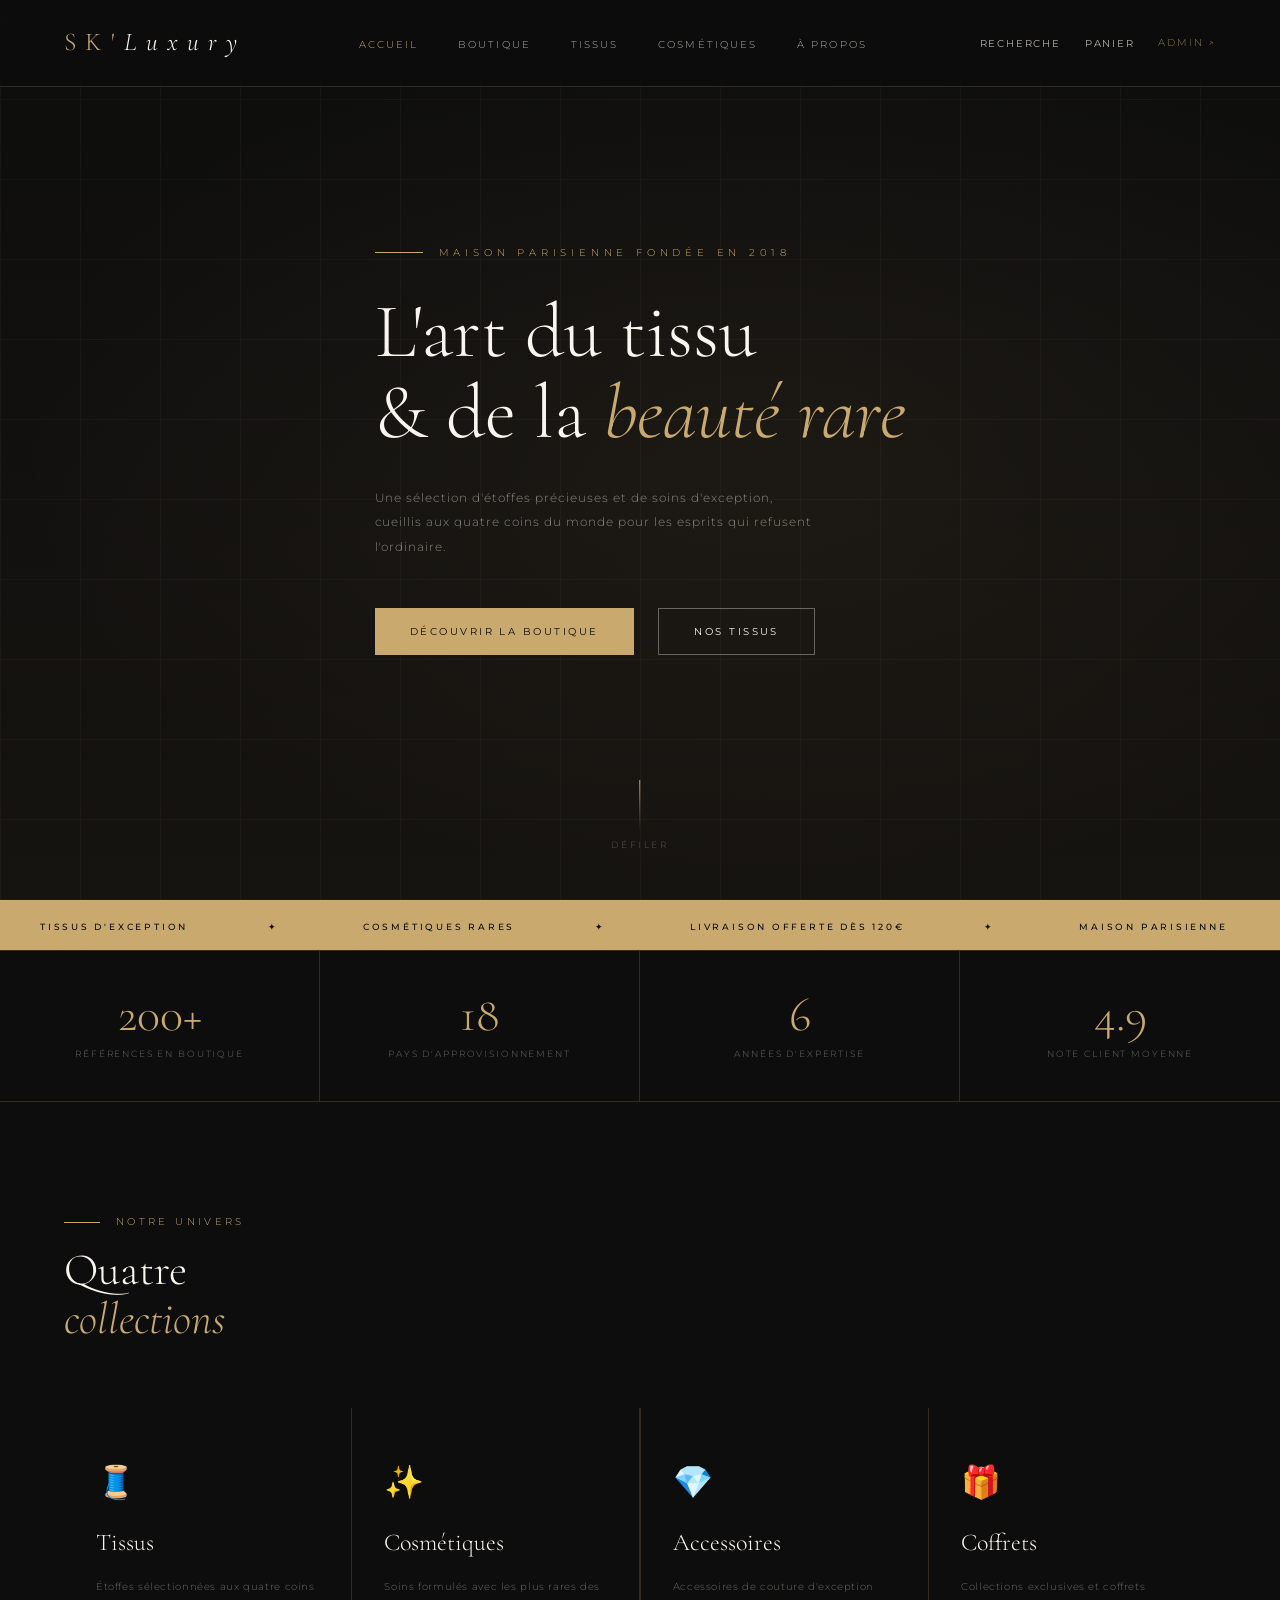
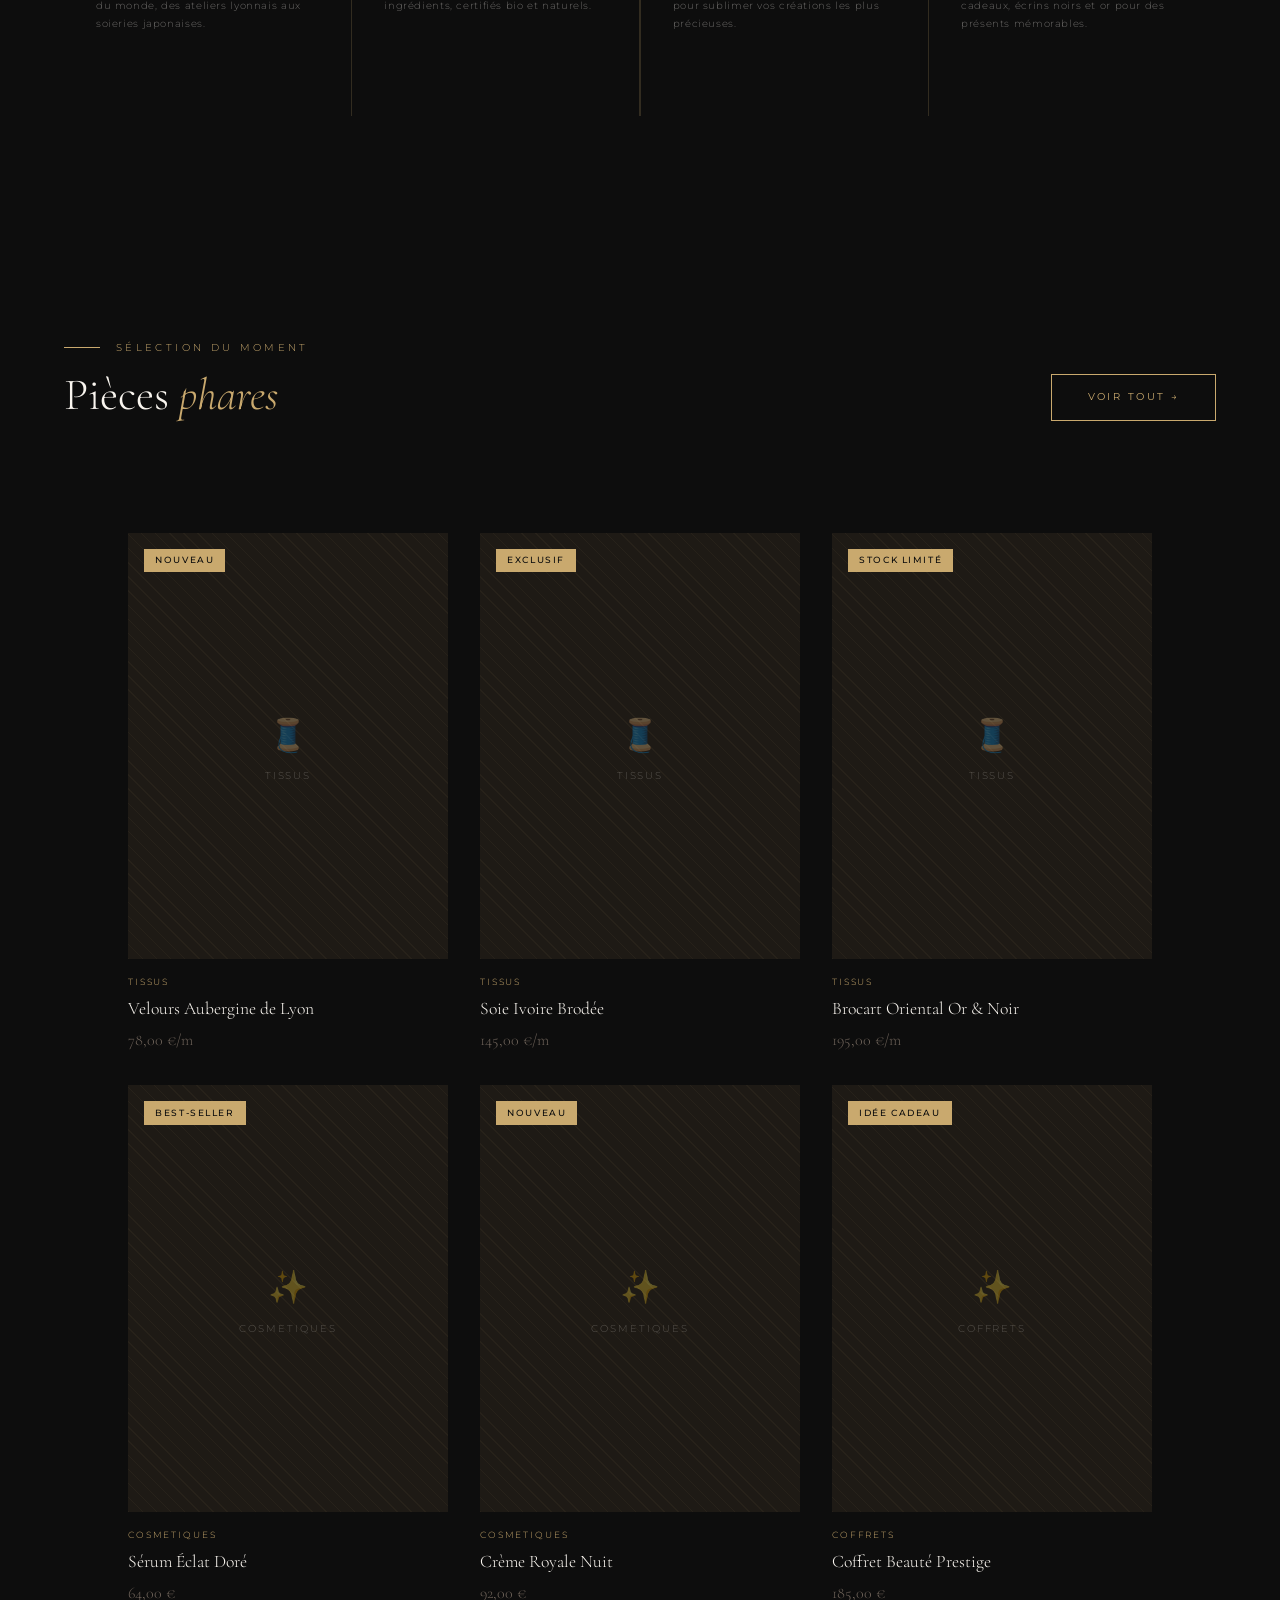
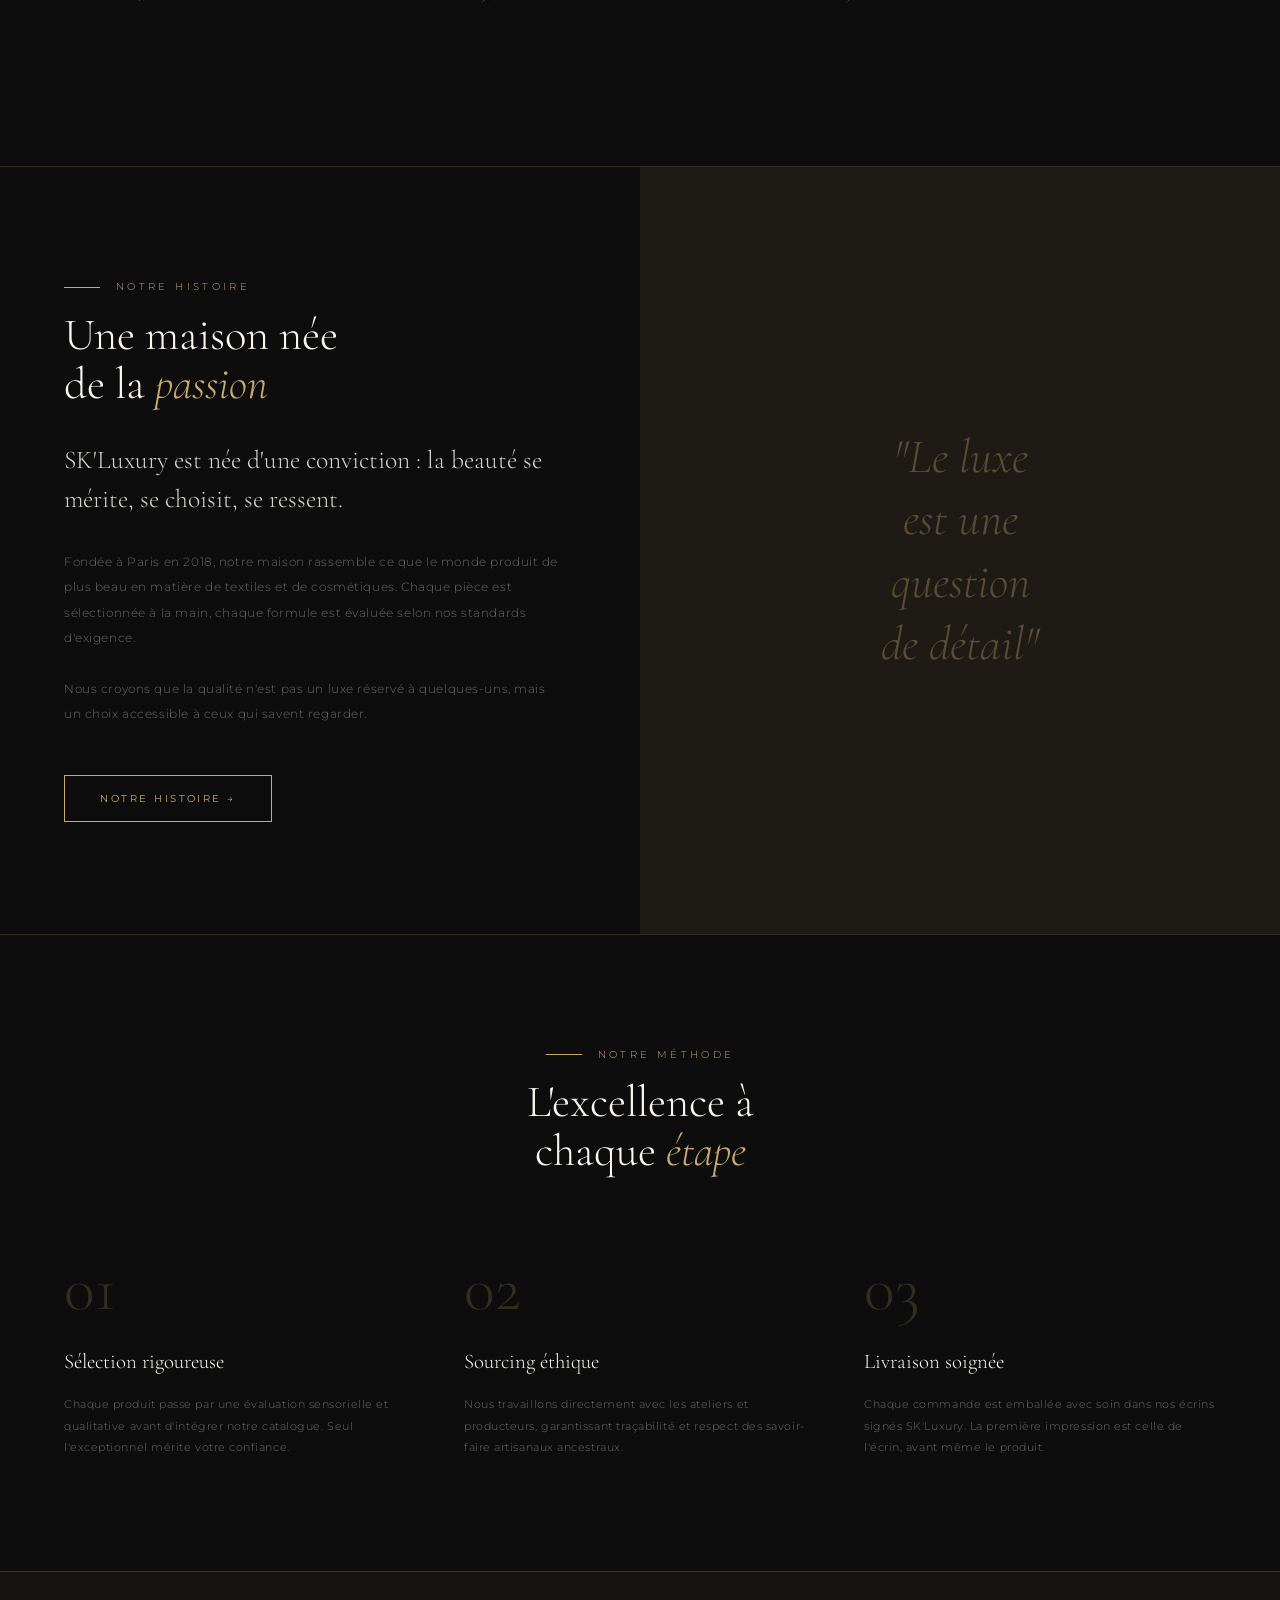
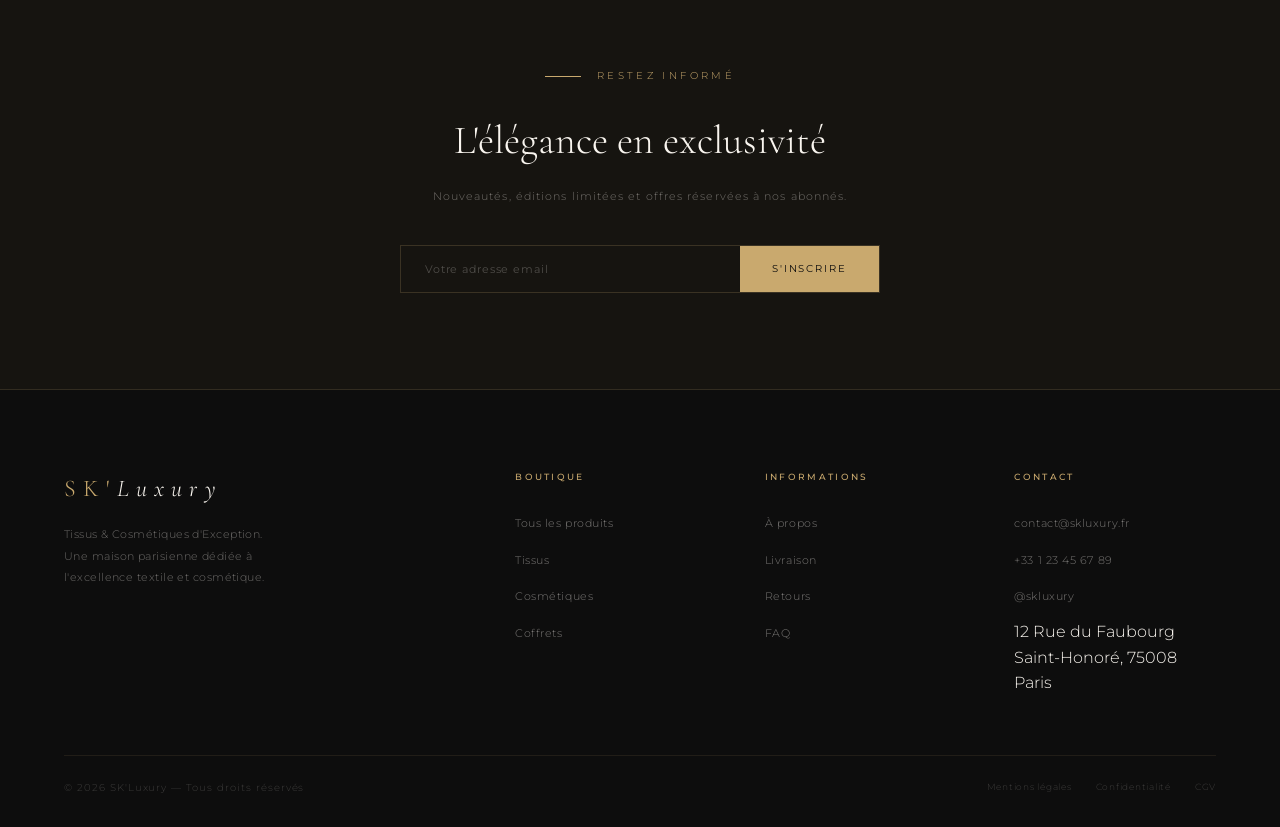
<file: index.html>
<!DOCTYPE html>
<html lang="fr">
<head>
  <meta charset="UTF-8" />
  <meta name="viewport" content="width=device-width, initial-scale=1.0" />
  <title>SK'Luxury — Tissus & Cosmétiques d'Exception</title>
  <link rel="stylesheet" href="css/style.css" />
  <style>
    /* Hero */
    .hero {
      min-height: 100vh;
      display: flex; align-items: center; justify-content: center;
      position: relative; overflow: hidden;
      padding: 0 4rem;
    }
    .hero-bg {
      position: absolute; inset: 0;
      background: radial-gradient(ellipse at 60% 50%, rgba(201,169,110,0.06) 0%, transparent 70%),
                  linear-gradient(to bottom, var(--noir), var(--noir2));
    }
    .hero-bg-lines {
      position: absolute; inset: 0; opacity: 0.03;
      background-image: repeating-linear-gradient(0deg, var(--creme) 0px, var(--creme) 1px, transparent 1px, transparent 80px),
                        repeating-linear-gradient(90deg, var(--creme) 0px, var(--creme) 1px, transparent 1px, transparent 80px);
    }
    .hero-content { position: relative; z-index: 1; max-width: 700px; }
    .hero-eyebrow {
      font-size: 0.6rem; letter-spacing: 0.5em; text-transform: uppercase;
      color: var(--gold); margin-bottom: 2rem;
      display: flex; align-items: center; gap: 1rem;
    }
    .hero-eyebrow::before { content: ''; display: block; width: 48px; height: 0.5px; background: var(--gold); }
    .hero-title {
      font-family: 'Cormorant Garamond', serif;
      font-size: clamp(3rem, 6vw, 5.5rem);
      font-weight: 300; line-height: 1.05; margin-bottom: 2rem;
    }
    .hero-title em { font-style: italic; color: var(--gold); }
    .hero-desc {
      font-size: 0.78rem; letter-spacing: 0.08em; line-height: 2;
      color: rgba(249,245,239,0.5); max-width: 440px; margin-bottom: 3rem;
    }
    .hero-actions { display: flex; gap: 1.5rem; flex-wrap: wrap; }
    .hero-scroll {
      position: absolute; bottom: 3rem; left: 50%; transform: translateX(-50%);
      display: flex; flex-direction: column; align-items: center; gap: 0.5rem;
      font-size: 0.55rem; letter-spacing: 0.3em; text-transform: uppercase;
      color: rgba(249,245,239,0.3); z-index: 1;
    }
    .hero-scroll-line { width: 0.5px; height: 50px; background: linear-gradient(to bottom, var(--gold), transparent); animation: scrollPulse 2s ease-in-out infinite; }
    @keyframes scrollPulse { 0%,100%{opacity:0.3} 50%{opacity:1} }

    /* Stats bar */
    .stats-bar {
      display: grid; grid-template-columns: repeat(4, 1fr);
      border-top: 0.5px solid var(--border); border-bottom: 0.5px solid var(--border);
    }
    .stat-item {
      padding: 2.5rem 2rem; text-align: center;
      border-right: 0.5px solid var(--border);
    }
    .stat-item:last-child { border-right: none; }
    .stat-number { font-family: 'Cormorant Garamond', serif; font-size: 3rem; font-weight: 300; color: var(--gold); line-height: 1; }
    .stat-label { font-size: 0.58rem; letter-spacing: 0.2em; text-transform: uppercase; color: rgba(249,245,239,0.4); margin-top: 0.5rem; }

    /* Category section */
    .categories-section { padding: 7rem 4rem; }
    .categories-grid { display: grid; grid-template-columns: repeat(4, 1fr); gap: 1.5px; margin-top: 4rem; background: var(--border); }
    .category-card {
      background: var(--noir); padding: 3rem 2rem;
      transition: background var(--transition); cursor: pointer;
      display: flex; flex-direction: column; align-items: flex-start; gap: 1rem;
      text-decoration: none; color: inherit;
    }
    .category-card:hover { background: var(--noir3); }
    .category-icon { font-size: 2rem; }
    .category-label {
      font-family: 'Cormorant Garamond', serif; font-size: 1.5rem; font-weight: 300;
    }
    .category-desc { font-size: 0.65rem; letter-spacing: 0.06em; color: rgba(249,245,239,0.4); line-height: 1.8; }
    .category-arrow { font-size: 0.7rem; color: var(--gold); margin-top: auto; opacity: 0; transition: opacity var(--transition); }
    .category-card:hover .category-arrow { opacity: 1; }

    /* Featured */
    .featured-section { padding: 7rem 4rem; }
    .featured-header { display: flex; justify-content: space-between; align-items: flex-end; margin-bottom: 4rem; }

    /* Brand story */
    .brand-section {
      display: grid; grid-template-columns: 1fr 1fr;
      border-top: 0.5px solid var(--border); border-bottom: 0.5px solid var(--border);
    }
    .brand-text { padding: 7rem 5rem 7rem 4rem; }
    .brand-visual {
      background: var(--noir3); position: relative; min-height: 500px;
      display: flex; align-items: center; justify-content: center;
      overflow: hidden;
    }
    .brand-visual-inner {
      text-align: center;
    }
    .brand-visual-quote {
      font-family: 'Cormorant Garamond', serif;
      font-size: 3rem; font-style: italic; font-weight: 300;
      color: var(--gold); opacity: 0.35; line-height: 1.3;
      padding: 3rem;
    }
    .brand-lead {
      font-family: 'Cormorant Garamond', serif;
      font-size: 1.6rem; font-weight: 300; line-height: 1.5;
      margin-bottom: 2rem; color: rgba(249,245,239,0.85);
    }
    .brand-body {
      font-size: 0.72rem; letter-spacing: 0.05em; line-height: 2.2;
      color: rgba(249,245,239,0.4); margin-bottom: 3rem;
    }

    /* Process */
    .process-section { padding: 7rem 4rem; }
    .process-steps { display: grid; grid-template-columns: repeat(3, 1fr); gap: 3rem; margin-top: 5rem; }
    .process-step { position: relative; }
    .process-num {
      font-family: 'Cormorant Garamond', serif; font-size: 4rem; font-weight: 300;
      color: var(--gold); opacity: 0.2; line-height: 1; margin-bottom: 1.5rem;
    }
    .process-title { font-family: 'Cormorant Garamond', serif; font-size: 1.3rem; font-weight: 300; margin-bottom: 1rem; }
    .process-desc { font-size: 0.68rem; letter-spacing: 0.05em; line-height: 2; color: rgba(249,245,239,0.4); }

    /* Newsletter */
    .newsletter-section {
      padding: 6rem 4rem;
      background: var(--noir2);
      border-top: 0.5px solid var(--border);
      text-align: center;
    }
    .newsletter-title { font-family: 'Cormorant Garamond', serif; font-size: 2.5rem; font-weight: 300; margin-bottom: 1rem; }
    .newsletter-sub { font-size: 0.68rem; letter-spacing: 0.1em; color: rgba(249,245,239,0.4); margin-bottom: 2.5rem; }
    .newsletter-form { display: flex; max-width: 480px; margin: 0 auto; border: 0.5px solid var(--border); }
    .newsletter-input {
      flex: 1; background: none; border: none;
      padding: 1rem 1.5rem; color: var(--creme);
      font-size: 0.68rem; letter-spacing: 0.08em; outline: none;
    }
    .newsletter-input::placeholder { color: rgba(249,245,239,0.25); }
    .newsletter-btn { padding: 1rem 2rem; background: var(--gold); color: var(--noir); border: none; font-size: 0.6rem; letter-spacing: 0.2em; text-transform: uppercase; cursor: pointer; white-space: nowrap; }
    .newsletter-btn:hover { background: var(--gold-light); }

    @media (max-width: 768px) {
      .hero { padding: 0 1.5rem; }
      .categories-grid { grid-template-columns: 1fr 1fr; }
      .stats-bar { grid-template-columns: 1fr 1fr; }
      .brand-section { grid-template-columns: 1fr; }
      .brand-visual { display: none; }
      .brand-text { padding: 4rem 1.5rem; }
      .process-steps { grid-template-columns: 1fr; gap: 2rem; }
      .featured-section, .categories-section, .process-section { padding: 4rem 1.5rem; }
      .featured-header { flex-direction: column; align-items: flex-start; gap: 1.5rem; }
    }
  </style>
</head>
<body>

  <!-- Loader -->
  <div class="page-loader" id="page-loader">
    <div class="loader-logo">SK'<span style="font-style:italic;color:var(--creme)">Luxury</span></div>
  </div>

  <!-- Nav -->
  <nav class="nav-main" id="main-nav"></nav>

  <!-- Cart -->
  <div id="cart-overlay" class="cart-overlay"></div>
  <aside id="cart-sidebar"></aside>
  <div id="toast-container"></div>

  <!-- Hero -->
  <section class="hero">
    <div class="hero-bg"></div>
    <div class="hero-bg-lines"></div>
    <div class="hero-content">
      <p class="hero-eyebrow">Maison parisienne fondée en 2018</p>
      <h1 class="hero-title">
        L'art du tissu<br>
        & de la <em>beauté rare</em>
      </h1>
      <p class="hero-desc">
        Une sélection d'étoffes précieuses et de soins d'exception, cueillis aux quatre coins du monde pour les esprits qui refusent l'ordinaire.
      </p>
      <div class="hero-actions">
        <a href="pages/boutique.html" class="btn btn-gold">Découvrir la boutique</a>
        <a href="pages/tissus.html" class="btn btn-outline">Nos tissus</a>
      </div>
    </div>
    <div class="hero-scroll">
      <div class="hero-scroll-line"></div>
      <span>Défiler</span>
    </div>
  </section>

  <!-- Marquee -->
  <div class="marquee-bar">
    <div class="marquee-track">
      <span>Tissus d'exception</span><span>✦</span>
      <span>Cosmétiques rares</span><span>✦</span>
      <span>Livraison offerte dès 120€</span><span>✦</span>
      <span>Maison parisienne</span><span>✦</span>
      <span>Sélection exclusive</span><span>✦</span>
      <span>Tissus d'exception</span><span>✦</span>
      <span>Cosmétiques rares</span><span>✦</span>
      <span>Livraison offerte dès 120€</span><span>✦</span>
      <span>Maison parisienne</span><span>✦</span>
      <span>Sélection exclusive</span><span>✦</span>
    </div>
  </div>

  <!-- Stats -->
  <div class="stats-bar">
    <div class="stat-item">
      <div class="stat-number">200+</div>
      <div class="stat-label">Références en boutique</div>
    </div>
    <div class="stat-item">
      <div class="stat-number">18</div>
      <div class="stat-label">Pays d'approvisionnement</div>
    </div>
    <div class="stat-item">
      <div class="stat-number">6</div>
      <div class="stat-label">Années d'expertise</div>
    </div>
    <div class="stat-item">
      <div class="stat-number">4.9</div>
      <div class="stat-label">Note client moyenne</div>
    </div>
  </div>

  <!-- Categories -->
  <section class="categories-section">
    <p class="section-eyebrow">Notre univers</p>
    <h2 class="section-title">Quatre<br><em>collections</em></h2>
    <div class="categories-grid">
      <a href="pages/tissus.html" class="category-card">
        <span class="category-icon">🧵</span>
        <span class="category-label">Tissus</span>
        <span class="category-desc">Étoffes sélectionnées aux quatre coins du monde, des ateliers lyonnais aux soieries japonaises.</span>
        <span class="category-arrow">→ Explorer</span>
      </a>
      <a href="pages/cosmetiques.html" class="category-card">
        <span class="category-icon">✨</span>
        <span class="category-label">Cosmétiques</span>
        <span class="category-desc">Soins formulés avec les plus rares des ingrédients, certifiés bio et naturels.</span>
        <span class="category-arrow">→ Explorer</span>
      </a>
      <a href="pages/boutique.html?cat=accessoires" class="category-card">
        <span class="category-icon">💎</span>
        <span class="category-label">Accessoires</span>
        <span class="category-desc">Accessoires de couture d'exception pour sublimer vos créations les plus précieuses.</span>
        <span class="category-arrow">→ Explorer</span>
      </a>
      <a href="pages/boutique.html?cat=coffrets" class="category-card">
        <span class="category-icon">🎁</span>
        <span class="category-label">Coffrets</span>
        <span class="category-desc">Collections exclusives et coffrets cadeaux, écrins noirs et or pour des présents mémorables.</span>
        <span class="category-arrow">→ Explorer</span>
      </a>
    </div>
  </section>

  <!-- Featured products -->
  <section class="featured-section">
    <div class="featured-header">
      <div>
        <p class="section-eyebrow">Sélection du moment</p>
        <h2 class="section-title">Pièces <em>phares</em></h2>
      </div>
      <a href="pages/boutique.html" class="btn btn-gold-outline">Voir tout →</a>
    </div>
    <div class="product-grid" id="featured-grid"></div>
  </section>

  <!-- Brand story -->
  <section class="brand-section">
    <div class="brand-text">
      <p class="section-eyebrow">Notre histoire</p>
      <h2 class="section-title" style="margin-bottom:2rem">Une maison née<br>de la <em>passion</em></h2>
      <p class="brand-lead">
        SK'Luxury est née d'une conviction : la beauté se mérite, se choisit, se ressent.
      </p>
      <p class="brand-body">
        Fondée à Paris en 2018, notre maison rassemble ce que le monde produit de plus beau en matière de textiles et de cosmétiques. Chaque pièce est sélectionnée à la main, chaque formule est évaluée selon nos standards d'exigence.<br><br>
        Nous croyons que la qualité n'est pas un luxe réservé à quelques-uns, mais un choix accessible à ceux qui savent regarder.
      </p>
      <a href="pages/a-propos.html" class="btn btn-gold-outline">Notre histoire →</a>
    </div>
    <div class="brand-visual">
      <div class="brand-visual-inner">
        <div class="brand-visual-quote">"Le luxe<br>est une<br>question<br>de détail"</div>
      </div>
    </div>
  </section>

  <!-- Process -->
  <section class="process-section">
    <div style="text-align:center;max-width:500px;margin:0 auto">
      <p class="section-eyebrow" style="justify-content:center">Notre méthode</p>
      <h2 class="section-title">L'excellence à<br>chaque <em>étape</em></h2>
    </div>
    <div class="process-steps">
      <div class="process-step">
        <div class="process-num">01</div>
        <h3 class="process-title">Sélection rigoureuse</h3>
        <p class="process-desc">Chaque produit passe par une évaluation sensorielle et qualitative avant d'intégrer notre catalogue. Seul l'exceptionnel mérite votre confiance.</p>
      </div>
      <div class="process-step">
        <div class="process-num">02</div>
        <h3 class="process-title">Sourcing éthique</h3>
        <p class="process-desc">Nous travaillons directement avec les ateliers et producteurs, garantissant traçabilité et respect des savoir-faire artisanaux ancestraux.</p>
      </div>
      <div class="process-step">
        <div class="process-num">03</div>
        <h3 class="process-title">Livraison soignée</h3>
        <p class="process-desc">Chaque commande est emballée avec soin dans nos écrins signés SK'Luxury. La première impression est celle de l'écrin, avant même le produit.</p>
      </div>
    </div>
  </section>

  <!-- Newsletter -->
  <section class="newsletter-section">
    <p class="section-eyebrow" style="justify-content:center;margin-bottom:1.5rem">Restez informé</p>
    <h2 class="newsletter-title">L'élégance en exclusivité</h2>
    <p class="newsletter-sub">Nouveautés, éditions limitées et offres réservées à nos abonnés.</p>
    <div class="newsletter-form">
      <input class="newsletter-input" type="email" placeholder="Votre adresse email" />
      <button class="newsletter-btn" onclick="App.toast('Merci pour votre inscription !','success')">S'inscrire</button>
    </div>
  </section>

  <!-- Footer -->
  <footer id="main-footer"></footer>

  <script src="js/database.js"></script>
  <script src="js/app.js"></script>
  <script>
    document.addEventListener('DOMContentLoaded', () => {
      const featured = SKLUXURY_DB.getFeaturedProducts();
      App.renderProductGrid(featured, 'featured-grid');
    });
  </script>
</body>
</html>
</file>
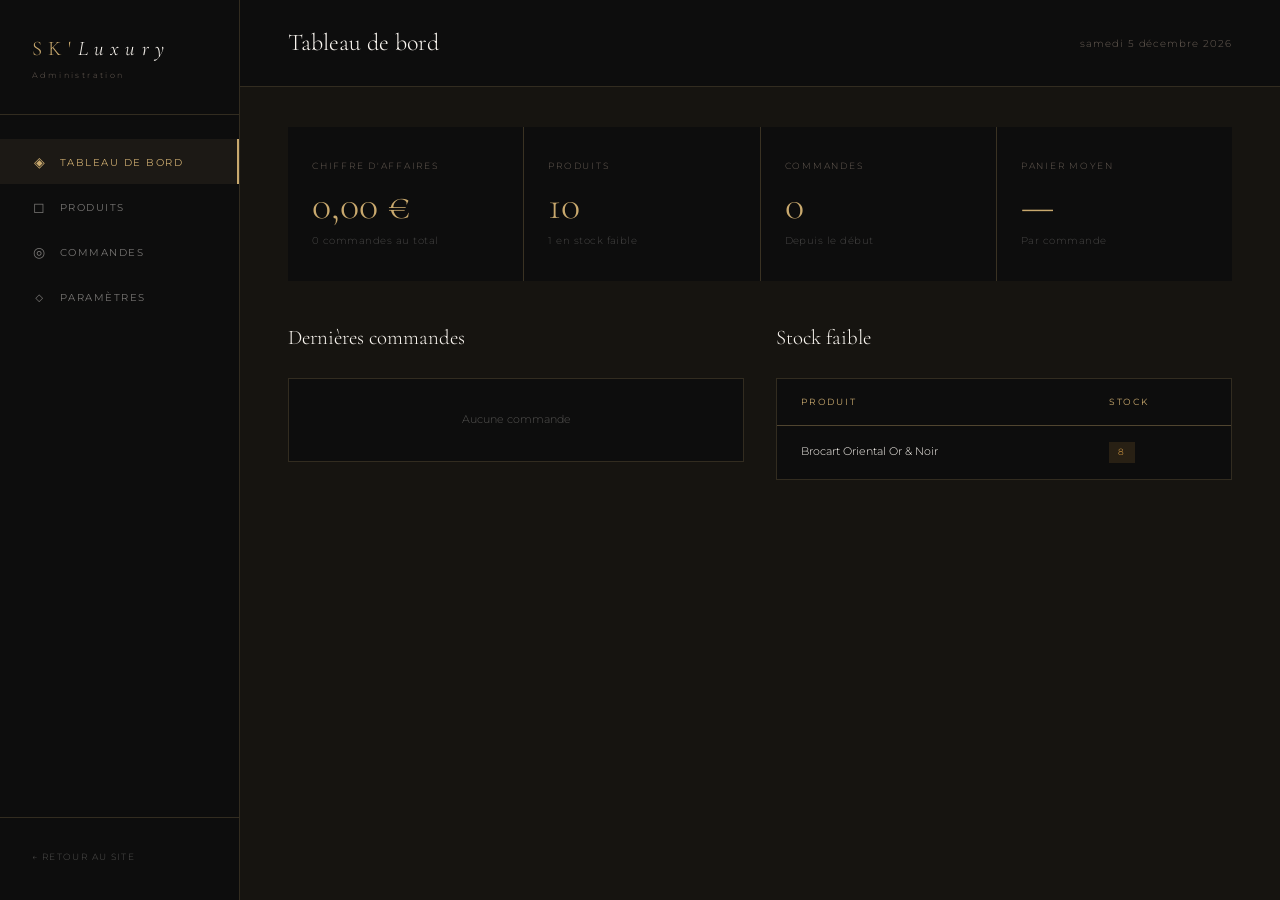
<file: admin/index.html>
<!DOCTYPE html>
<html lang="fr">
<head>
  <meta charset="UTF-8" />
  <meta name="viewport" content="width=device-width, initial-scale=1.0" />
  <title>Admin — SK'Luxury</title>
  <link rel="stylesheet" href="../css/style.css" />
  <style>
    body { background: var(--noir2); }
    .admin-layout { display: flex; min-height: 100vh; }

    /* Sidebar */
    .admin-sidebar {
      width: 240px; background: var(--noir); border-right: 0.5px solid var(--border);
      padding: 2rem 0; position: fixed; top: 0; bottom: 0; left: 0; z-index: 100;
      display: flex; flex-direction: column;
    }
    .admin-logo {
      font-family: 'Cormorant Garamond', serif; font-size: 1.3rem;
      letter-spacing: 0.3em; color: var(--gold); padding: 0 2rem 2rem;
      border-bottom: 0.5px solid var(--border); margin-bottom: 1.5rem;
    }
    .admin-logo span { font-style: italic; color: var(--creme); }
    .admin-logo small { display: block; font-size: 0.5rem; letter-spacing: 0.3em; color: var(--muted); margin-top: 0.25rem; font-family: 'Montserrat', sans-serif; }
    .admin-nav { flex: 1; }
    .admin-nav-item {
      display: flex; align-items: center; gap: 0.75rem;
      padding: 0.85rem 2rem; font-size: 0.62rem; letter-spacing: 0.15em;
      text-transform: uppercase; color: rgba(249,245,239,0.45);
      cursor: pointer; transition: all var(--transition); border: none; background: none;
      width: 100%; text-align: left;
    }
    .admin-nav-item:hover { color: var(--creme); background: rgba(201,169,110,0.05); }
    .admin-nav-item.active { color: var(--gold); background: rgba(201,169,110,0.08); border-right: 2px solid var(--gold); }
    .admin-nav-icon { width: 16px; text-align: center; font-size: 0.9rem; }
    .admin-back { margin-top: auto; padding: 1.5rem 2rem 0; border-top: 0.5px solid var(--border); }
    .admin-back a { font-size: 0.58rem; letter-spacing: 0.15em; text-transform: uppercase; color: rgba(249,245,239,0.3); transition: color var(--transition); }
    .admin-back a:hover { color: var(--gold); }

    /* Main */
    .admin-main { margin-left: 240px; flex: 1; min-height: 100vh; }
    .admin-topbar {
      padding: 1.5rem 3rem; border-bottom: 0.5px solid var(--border);
      display: flex; align-items: center; justify-content: space-between;
      background: var(--noir); position: sticky; top: 0; z-index: 50;
    }
    .admin-page-title { font-family: 'Cormorant Garamond', serif; font-size: 1.5rem; font-weight: 300; }
    .admin-topbar-actions { display: flex; gap: 1rem; align-items: center; }
    .admin-content { padding: 2.5rem 3rem; }

    /* Tab panels */
    .tab-panel { display: none; }
    .tab-panel.active { display: block; }

    /* KPI cards */
    .kpi-grid { display: grid; grid-template-columns: repeat(4, 1fr); gap: 1px; background: var(--border); margin-bottom: 2.5rem; }
    .kpi-card { background: var(--noir); padding: 2rem 1.5rem; }
    .kpi-label { font-size: 0.55rem; letter-spacing: 0.2em; text-transform: uppercase; color: var(--muted); margin-bottom: 0.75rem; }
    .kpi-value { font-family: 'Cormorant Garamond', serif; font-size: 2.5rem; font-weight: 300; color: var(--gold); line-height: 1; }
    .kpi-sub { font-size: 0.6rem; letter-spacing: 0.05em; color: rgba(249,245,239,0.25); margin-top: 0.5rem; }

    /* Tables */
    .admin-table-wrap { background: var(--noir); border: 0.5px solid var(--border); overflow-x: auto; }
    .admin-table { width: 100%; border-collapse: collapse; }
    .admin-table th {
      padding: 1rem 1.5rem; font-size: 0.55rem; letter-spacing: 0.2em;
      text-transform: uppercase; color: var(--gold); text-align: left;
      border-bottom: 0.5px solid var(--border); font-weight: 400;
    }
    .admin-table td { padding: 1rem 1.5rem; font-size: 0.7rem; border-bottom: 0.5px solid rgba(201,169,110,0.06); vertical-align: middle; }
    .admin-table tr:last-child td { border-bottom: none; }
    .admin-table tr:hover td { background: rgba(201,169,110,0.03); }
    .badge { display: inline-block; padding: 0.2rem 0.6rem; font-size: 0.55rem; letter-spacing: 0.1em; text-transform: uppercase; }
    .badge-gold { background: rgba(201,169,110,0.15); color: var(--gold); }
    .badge-green { background: rgba(100,180,100,0.12); color: #6dbf6d; }
    .badge-red { background: rgba(200,80,80,0.12); color: #c87070; }
    .badge-orange { background: rgba(232,168,74,0.12); color: #e8a84a; }

    /* Section header */
    .admin-section-header { display: flex; justify-content: space-between; align-items: center; margin-bottom: 1.5rem; }
    .admin-section-title { font-family: 'Cormorant Garamond', serif; font-size: 1.3rem; font-weight: 300; }

    /* Modal */
    .modal-overlay {
      position: fixed; inset: 0; background: rgba(13,13,13,0.85);
      z-index: 1000; display: none; align-items: center; justify-content: center; padding: 2rem;
    }
    .modal-overlay.open { display: flex; }
    .modal {
      background: var(--noir); border: 0.5px solid var(--border);
      width: 100%; max-width: 560px; max-height: 90vh; overflow-y: auto;
    }
    .modal-header {
      padding: 1.5rem 2rem; border-bottom: 0.5px solid var(--border);
      display: flex; justify-content: space-between; align-items: center;
    }
    .modal-title { font-family: 'Cormorant Garamond', serif; font-size: 1.3rem; font-weight: 300; }
    .modal-close { background: none; border: none; color: var(--creme); font-size: 1.2rem; opacity: 0.5; cursor: pointer; }
    .modal-close:hover { opacity: 1; }
    .modal-body { padding: 2rem; }
    .modal-footer { padding: 1.5rem 2rem; border-top: 0.5px solid var(--border); display: flex; gap: 1rem; justify-content: flex-end; }

    /* Form */
    .form-row { margin-bottom: 1.5rem; }
    .form-row-2 { display: grid; grid-template-columns: 1fr 1fr; gap: 1rem; margin-bottom: 1.5rem; }
    .form-label { display: block; font-size: 0.58rem; letter-spacing: 0.18em; text-transform: uppercase; color: var(--gold); margin-bottom: 0.5rem; }
    .form-input, .form-select, .form-textarea {
      width: 100%; background: var(--noir2); border: 0.5px solid var(--border);
      color: var(--creme); padding: 0.75rem 1rem;
      font-size: 0.72rem; letter-spacing: 0.04em; outline: none;
      transition: border-color var(--transition);
    }
    .form-input:focus, .form-select:focus, .form-textarea:focus { border-color: var(--gold); }
    .form-input::placeholder, .form-textarea::placeholder { color: rgba(249,245,239,0.2); }
    .form-textarea { resize: vertical; min-height: 80px; }
    .form-select option { background: var(--noir2); }

    /* Search bar */
    .admin-search { background: var(--noir2); border: 0.5px solid var(--border); color: var(--creme); padding: 0.6rem 1rem; font-size: 0.65rem; outline: none; width: 220px; }
    .admin-search:focus { border-color: var(--gold); }

    @media (max-width: 900px) {
      .admin-sidebar { display: none; }
      .admin-main { margin-left: 0; }
      .kpi-grid { grid-template-columns: 1fr 1fr; }
      .admin-content { padding: 1.5rem; }
    }
  </style>
</head>
<body>
<div class="admin-layout">

  <!-- Sidebar -->
  <aside class="admin-sidebar">
    <div class="admin-logo">SK'<span>Luxury</span><small>Administration</small></div>
    <nav class="admin-nav">
      <button class="admin-nav-item active" onclick="showTab('dashboard',this)"><span class="admin-nav-icon">◈</span> Tableau de bord</button>
      <button class="admin-nav-item" onclick="showTab('products',this)"><span class="admin-nav-icon">◻</span> Produits</button>
      <button class="admin-nav-item" onclick="showTab('orders',this)"><span class="admin-nav-icon">◎</span> Commandes</button>
      <button class="admin-nav-item" onclick="showTab('settings',this)"><span class="admin-nav-icon">◇</span> Paramètres</button>
    </nav>
    <div class="admin-back"><a href="../index.html">← Retour au site</a></div>
  </aside>

  <!-- Main -->
  <main class="admin-main">
    <div class="admin-topbar">
      <h1 class="admin-page-title" id="page-title">Tableau de bord</h1>
      <div class="admin-topbar-actions">
        <span id="topbar-date" style="font-size:0.6rem;letter-spacing:0.1em;color:var(--muted)"></span>
      </div>
    </div>

    <div class="admin-content">

      <!-- Dashboard tab -->
      <div class="tab-panel active" id="tab-dashboard">
        <div class="kpi-grid" id="kpi-grid"></div>
        <div style="display:grid;grid-template-columns:1fr 1fr;gap:2rem">
          <div>
            <div class="admin-section-header"><h2 class="admin-section-title">Dernières commandes</h2></div>
            <div class="admin-table-wrap" id="recent-orders-table"></div>
          </div>
          <div>
            <div class="admin-section-header"><h2 class="admin-section-title">Stock faible</h2></div>
            <div class="admin-table-wrap" id="low-stock-table"></div>
          </div>
        </div>
      </div>

      <!-- Products tab -->
      <div class="tab-panel" id="tab-products">
        <div class="admin-section-header">
          <div style="display:flex;gap:1rem;align-items:center">
            <input class="admin-search" id="product-search" placeholder="Rechercher un produit…" oninput="renderProductsTable()" />
            <select class="form-select" id="product-cat-filter" style="width:auto;padding:0.6rem 1rem;font-size:0.62rem" onchange="renderProductsTable()">
              <option value="">Toutes catégories</option>
              <option value="tissus">Tissus</option>
              <option value="cosmetiques">Cosmétiques</option>
              <option value="accessoires">Accessoires</option>
              <option value="coffrets">Coffrets</option>
            </select>
          </div>
          <button class="btn btn-gold btn-sm" onclick="openProductModal()">+ Nouveau produit</button>
        </div>
        <div class="admin-table-wrap" id="products-table"></div>
      </div>

      <!-- Orders tab -->
      <div class="tab-panel" id="tab-orders">
        <div class="admin-section-header">
          <h2 class="admin-section-title">Toutes les commandes</h2>
          <button class="btn btn-danger btn-sm" onclick="clearOrders()">Vider les commandes</button>
        </div>
        <div class="admin-table-wrap" id="orders-table"></div>
      </div>

      <!-- Settings tab -->
      <div class="tab-panel" id="tab-settings">
        <div style="max-width:560px">
          <div class="admin-section-header"><h2 class="admin-section-title">Configuration générale</h2></div>
          <div style="background:var(--noir);border:0.5px solid var(--border);padding:2rem">
            <div class="form-row">
              <label class="form-label">Seuil livraison gratuite (€)</label>
              <input class="form-input" id="cfg-shipping" type="number" />
            </div>
            <div class="form-row-2">
              <div><label class="form-label">Email</label><input class="form-input" id="cfg-email" type="email" /></div>
              <div><label class="form-label">Téléphone</label><input class="form-input" id="cfg-phone" /></div>
            </div>
            <div class="form-row">
              <label class="form-label">Adresse</label>
              <input class="form-input" id="cfg-address" />
            </div>
            <div class="form-row">
              <label class="form-label">Instagram</label>
              <input class="form-input" id="cfg-instagram" />
            </div>
            <div class="form-row">
              <label class="form-label">Tagline</label>
              <input class="form-input" id="cfg-tagline" />
            </div>
            <button class="btn btn-gold" onclick="saveSettings()">Enregistrer</button>
          </div>

          <div class="admin-section-header" style="margin-top:2rem"><h2 class="admin-section-title">Données & réinitialisation</h2></div>
          <div style="background:var(--noir);border:0.5px solid var(--border);padding:2rem;display:flex;flex-direction:column;gap:1rem">
            <button class="btn btn-danger btn-sm" style="width:fit-content" onclick="resetProducts()">Réinitialiser le catalogue produits</button>
            <p style="font-size:0.62rem;letter-spacing:0.04em;color:var(--muted)">Supprime toutes les modifications produits et restaure le catalogue d'origine.</p>
          </div>
        </div>
      </div>

    </div>
  </main>
</div>

<!-- Product Modal -->
<div class="modal-overlay" id="product-modal">
  <div class="modal">
    <div class="modal-header">
      <h3 class="modal-title" id="modal-title">Nouveau produit</h3>
      <button class="modal-close" onclick="closeProductModal()">✕</button>
    </div>
    <div class="modal-body">
      <input type="hidden" id="modal-product-id" />
      <div class="form-row-2">
        <div><label class="form-label">Nom *</label><input class="form-input" id="f-name" placeholder="Nom du produit" /></div>
        <div>
          <label class="form-label">Catégorie *</label>
          <select class="form-select" id="f-category">
            <option value="tissus">Tissus</option>
            <option value="cosmetiques">Cosmétiques</option>
            <option value="accessoires">Accessoires</option>
            <option value="coffrets">Coffrets</option>
          </select>
        </div>
      </div>
      <div class="form-row">
        <label class="form-label">Description courte</label>
        <input class="form-input" id="f-shortdesc" placeholder="Résumé en une ligne" />
      </div>
      <div class="form-row">
        <label class="form-label">Description complète</label>
        <textarea class="form-textarea" id="f-desc" placeholder="Description détaillée…"></textarea>
      </div>
      <div class="form-row-2">
        <div><label class="form-label">Prix (€) *</label><input class="form-input" id="f-price" type="number" step="0.01" placeholder="0.00" /></div>
        <div>
          <label class="form-label">Unité</label>
          <select class="form-select" id="f-unit">
            <option value="pièce">Pièce</option>
            <option value="m">Mètre (m)</option>
            <option value="coffret">Coffret</option>
          </select>
        </div>
      </div>
      <div class="form-row-2">
        <div><label class="form-label">Stock</label><input class="form-input" id="f-stock" type="number" placeholder="0" /></div>
        <div><label class="form-label">Badge (ex: Nouveau)</label><input class="form-input" id="f-badge" placeholder="Laisser vide si aucun" /></div>
      </div>
      <div class="form-row-2">
        <div>
          <label class="form-label" style="display:flex;align-items:center;gap:0.5rem;cursor:pointer">
            <input type="checkbox" id="f-featured" style="accent-color:var(--gold)" /> Produit vedette
          </label>
        </div>
        <div><label class="form-label">Tags (virgule séparés)</label><input class="form-input" id="f-tags" placeholder="soie, luxe, paris" /></div>
      </div>
    </div>
    <div class="modal-footer">
      <button class="btn btn-outline btn-sm" onclick="closeProductModal()">Annuler</button>
      <button class="btn btn-gold btn-sm" onclick="saveProduct()">Enregistrer</button>
    </div>
  </div>
</div>

<div id="toast-container"></div>

<script src="../js/database.js"></script>
<script src="../js/app.js"></script>
<script>
  // Fix App for admin context
  App.renderNav = () => {};
  App.renderFooter = () => {};
  App.renderCartSidebar = () => {};
  App.initScrollBehavior = () => {};
  App.hideLoader = () => {};

  const titles = { dashboard:'Tableau de bord', products:'Produits', orders:'Commandes', settings:'Paramètres' };

  function showTab(name, btn) {
    document.querySelectorAll('.tab-panel').forEach(p => p.classList.remove('active'));
    document.querySelectorAll('.admin-nav-item').forEach(b => b.classList.remove('active'));
    document.getElementById('tab-' + name).classList.add('active');
    btn.classList.add('active');
    document.getElementById('page-title').textContent = titles[name];
    if (name === 'dashboard') renderDashboard();
    if (name === 'products') renderProductsTable();
    if (name === 'orders') renderOrdersTable();
    if (name === 'settings') loadSettings();
  }

  // ---- Dashboard ----
  function renderDashboard() {
    const orders = SKLUXURY_DB.getOrders();
    const products = SKLUXURY_DB.products;
    const totalRevenue = orders.reduce((s,o) => s + o.total, 0);
    const lowStock = products.filter(p => p.stock <= 10);

    document.getElementById('kpi-grid').innerHTML = `
      <div class="kpi-card"><div class="kpi-label">Chiffre d'affaires</div><div class="kpi-value">${SKLUXURY_DB.formatPrice(totalRevenue)}</div><div class="kpi-sub">${orders.length} commande${orders.length!==1?'s':''} au total</div></div>
      <div class="kpi-card"><div class="kpi-label">Produits</div><div class="kpi-value">${products.length}</div><div class="kpi-sub">${lowStock.length} en stock faible</div></div>
      <div class="kpi-card"><div class="kpi-label">Commandes</div><div class="kpi-value">${orders.length}</div><div class="kpi-sub">Depuis le début</div></div>
      <div class="kpi-card"><div class="kpi-label">Panier moyen</div><div class="kpi-value">${orders.length ? SKLUXURY_DB.formatPrice(totalRevenue/orders.length) : '—'}</div><div class="kpi-sub">Par commande</div></div>
    `;

    const recentOrders = orders.slice(0,5);
    document.getElementById('recent-orders-table').innerHTML = recentOrders.length ? `
      <table class="admin-table">
        <thead><tr><th>Réf.</th><th>Total</th><th>Statut</th></tr></thead>
        <tbody>${recentOrders.map(o => `
          <tr>
            <td style="color:var(--gold);font-size:0.65rem">${o.id}</td>
            <td>${SKLUXURY_DB.formatPrice(o.total)}</td>
            <td><span class="badge badge-gold">${o.status}</span></td>
          </tr>`).join('')}</tbody>
      </table>` : `<p style="padding:2rem;font-size:0.7rem;opacity:0.3;text-align:center">Aucune commande</p>`;

    document.getElementById('low-stock-table').innerHTML = lowStock.length ? `
      <table class="admin-table">
        <thead><tr><th>Produit</th><th>Stock</th></tr></thead>
        <tbody>${lowStock.map(p => `
          <tr>
            <td>${p.name}</td>
            <td><span class="badge ${p.stock <= 3 ? 'badge-red' : 'badge-orange'}">${p.stock}</span></td>
          </tr>`).join('')}</tbody>
      </table>` : `<p style="padding:2rem;font-size:0.7rem;opacity:0.3;text-align:center">Tout est bien approvisionné ✓</p>`;
  }

  // ---- Products ----
  function renderProductsTable() {
    const search = (document.getElementById('product-search')?.value || '').toLowerCase();
    const cat = document.getElementById('product-cat-filter')?.value || '';
    let products = SKLUXURY_DB.products;
    if (cat) products = products.filter(p => p.category === cat);
    if (search) products = products.filter(p => p.name.toLowerCase().includes(search) || p.id.toLowerCase().includes(search));

    document.getElementById('products-table').innerHTML = `
      <table class="admin-table">
        <thead><tr><th>ID</th><th>Nom</th><th>Catégorie</th><th>Prix</th><th>Stock</th><th>Vedette</th><th>Actions</th></tr></thead>
        <tbody>${products.map(p => `
          <tr>
            <td style="color:var(--muted);font-size:0.62rem">${p.id}</td>
            <td>
              <div style="font-size:0.72rem">${p.name}</div>
              ${p.badge ? `<span class="badge badge-gold" style="margin-top:0.25rem">${p.badge}</span>` : ''}
            </td>
            <td><span class="badge badge-gold">${p.category}</span></td>
            <td style="font-family:'Cormorant Garamond',serif;color:var(--gold)">${SKLUXURY_DB.formatPrice(p.price)}</td>
            <td><span class="badge ${p.stock <= 3 ? 'badge-red' : p.stock <= 10 ? 'badge-orange' : 'badge-green'}">${p.stock}</span></td>
            <td style="text-align:center">${p.featured ? '★' : '—'}</td>
            <td>
              <div style="display:flex;gap:0.5rem">
                <button class="btn btn-gold-outline btn-sm" onclick="editProduct('${p.id}')">Modifier</button>
                <button class="btn btn-danger btn-sm" onclick="deleteProduct('${p.id}')">✕</button>
              </div>
            </td>
          </tr>`).join('')}
        </tbody>
      </table>`;
  }

  function openProductModal(product) {
    document.getElementById('modal-title').textContent = product ? 'Modifier le produit' : 'Nouveau produit';
    document.getElementById('modal-product-id').value = product?.id || '';
    document.getElementById('f-name').value = product?.name || '';
    document.getElementById('f-category').value = product?.category || 'tissus';
    document.getElementById('f-shortdesc').value = product?.shortDesc || '';
    document.getElementById('f-desc').value = product?.description || '';
    document.getElementById('f-price').value = product?.price || '';
    document.getElementById('f-unit').value = product?.unit || 'pièce';
    document.getElementById('f-stock').value = product?.stock || 0;
    document.getElementById('f-badge').value = product?.badge || '';
    document.getElementById('f-featured').checked = product?.featured || false;
    document.getElementById('f-tags').value = product?.tags?.join(', ') || '';
    document.getElementById('product-modal').classList.add('open');
  }

  function closeProductModal() {
    document.getElementById('product-modal').classList.remove('open');
  }

  function editProduct(id) {
    const p = SKLUXURY_DB.getProductById(id);
    if (p) openProductModal(p);
  }

  function saveProduct() {
    const id = document.getElementById('modal-product-id').value;
    const name = document.getElementById('f-name').value.trim();
    const price = parseFloat(document.getElementById('f-price').value);
    if (!name || isNaN(price)) { App.toast('Nom et prix requis', 'error'); return; }

    const data = {
      name, price,
      category: document.getElementById('f-category').value,
      shortDesc: document.getElementById('f-shortdesc').value,
      description: document.getElementById('f-desc').value,
      unit: document.getElementById('f-unit').value,
      stock: parseInt(document.getElementById('f-stock').value) || 0,
      badge: document.getElementById('f-badge').value || null,
      featured: document.getElementById('f-featured').checked,
      tags: document.getElementById('f-tags').value.split(',').map(t => t.trim()).filter(Boolean),
      images: []
    };

    if (id) {
      SKLUXURY_DB.updateProduct(id, data);
      App.toast('Produit mis à jour', 'success');
    } else {
      SKLUXURY_DB.addProduct(data);
      App.toast('Produit ajouté', 'success');
    }

    closeProductModal();
    renderProductsTable();
  }

  function deleteProduct(id) {
    if (!confirm('Supprimer ce produit définitivement ?')) return;
    SKLUXURY_DB.deleteProduct(id);
    App.toast('Produit supprimé', 'success');
    renderProductsTable();
  }

  // ---- Orders ----
  function renderOrdersTable() {
    const orders = SKLUXURY_DB.getOrders();
    document.getElementById('orders-table').innerHTML = orders.length ? `
      <table class="admin-table">
        <thead><tr><th>Référence</th><th>Date</th><th>Articles</th><th>Total</th><th>Statut</th></tr></thead>
        <tbody>${orders.map(o => `
          <tr>
            <td style="color:var(--gold);font-size:0.65rem;font-family:'Cormorant Garamond',serif">${o.id}</td>
            <td style="font-size:0.65rem;color:var(--muted)">${new Date(o.date).toLocaleDateString('fr-FR',{day:'2-digit',month:'short',year:'numeric',hour:'2-digit',minute:'2-digit'})}</td>
            <td style="font-size:0.65rem">${o.items.map(i => `${i.name} ×${i.qty}`).join(', ')}</td>
            <td style="font-family:'Cormorant Garamond',serif;color:var(--gold)">${SKLUXURY_DB.formatPrice(o.total)}</td>
            <td>
              <select class="form-select" style="padding:0.3rem 0.6rem;font-size:0.6rem;width:auto" onchange="updateOrderStatus('${o.id}',this.value)">
                ${['En attente','En préparation','Expédiée','Livrée','Annulée'].map(s => `<option ${s===o.status?'selected':''}>${s}</option>`).join('')}
              </select>
            </td>
          </tr>`).join('')}
        </tbody>
      </table>` : `<p style="padding:2rem;font-size:0.7rem;opacity:0.3;text-align:center">Aucune commande enregistrée</p>`;
  }

  function updateOrderStatus(id, status) {
    const orders = SKLUXURY_DB.getOrders();
    const o = orders.find(x => x.id === id);
    if (o) { o.status = status; localStorage.setItem('skluxury_orders', JSON.stringify(orders)); App.toast('Statut mis à jour', 'success'); }
  }

  function clearOrders() {
    if (!confirm('Supprimer toutes les commandes ?')) return;
    localStorage.removeItem('skluxury_orders');
    App.toast('Commandes supprimées', 'success');
    renderOrdersTable();
  }

  // ---- Settings ----
  function loadSettings() {
    const c = SKLUXURY_DB.config;
    document.getElementById('cfg-shipping').value = c.freeShippingThreshold;
    document.getElementById('cfg-email').value = c.email;
    document.getElementById('cfg-phone').value = c.phone;
    document.getElementById('cfg-address').value = c.address;
    document.getElementById('cfg-instagram').value = c.instagram;
    document.getElementById('cfg-tagline').value = c.tagline;
  }

  function saveSettings() {
    SKLUXURY_DB.config.freeShippingThreshold = parseFloat(document.getElementById('cfg-shipping').value) || 120;
    SKLUXURY_DB.config.email = document.getElementById('cfg-email').value;
    SKLUXURY_DB.config.phone = document.getElementById('cfg-phone').value;
    SKLUXURY_DB.config.address = document.getElementById('cfg-address').value;
    SKLUXURY_DB.config.instagram = document.getElementById('cfg-instagram').value;
    SKLUXURY_DB.config.tagline = document.getElementById('cfg-tagline').value;
    App.toast('Paramètres enregistrés', 'success');
  }

  function resetProducts() {
    if (!confirm('Réinitialiser le catalogue ? Toutes les modifications seront perdues.')) return;
    localStorage.removeItem('skluxury_products_override');
    location.reload();
  }

  // Init
  document.addEventListener('DOMContentLoaded', () => {
    document.getElementById('topbar-date').textContent = new Date().toLocaleDateString('fr-FR', { weekday:'long', day:'numeric', month:'long', year:'numeric' });
    renderDashboard();
  });
</script>
</body>
</html>
</file>
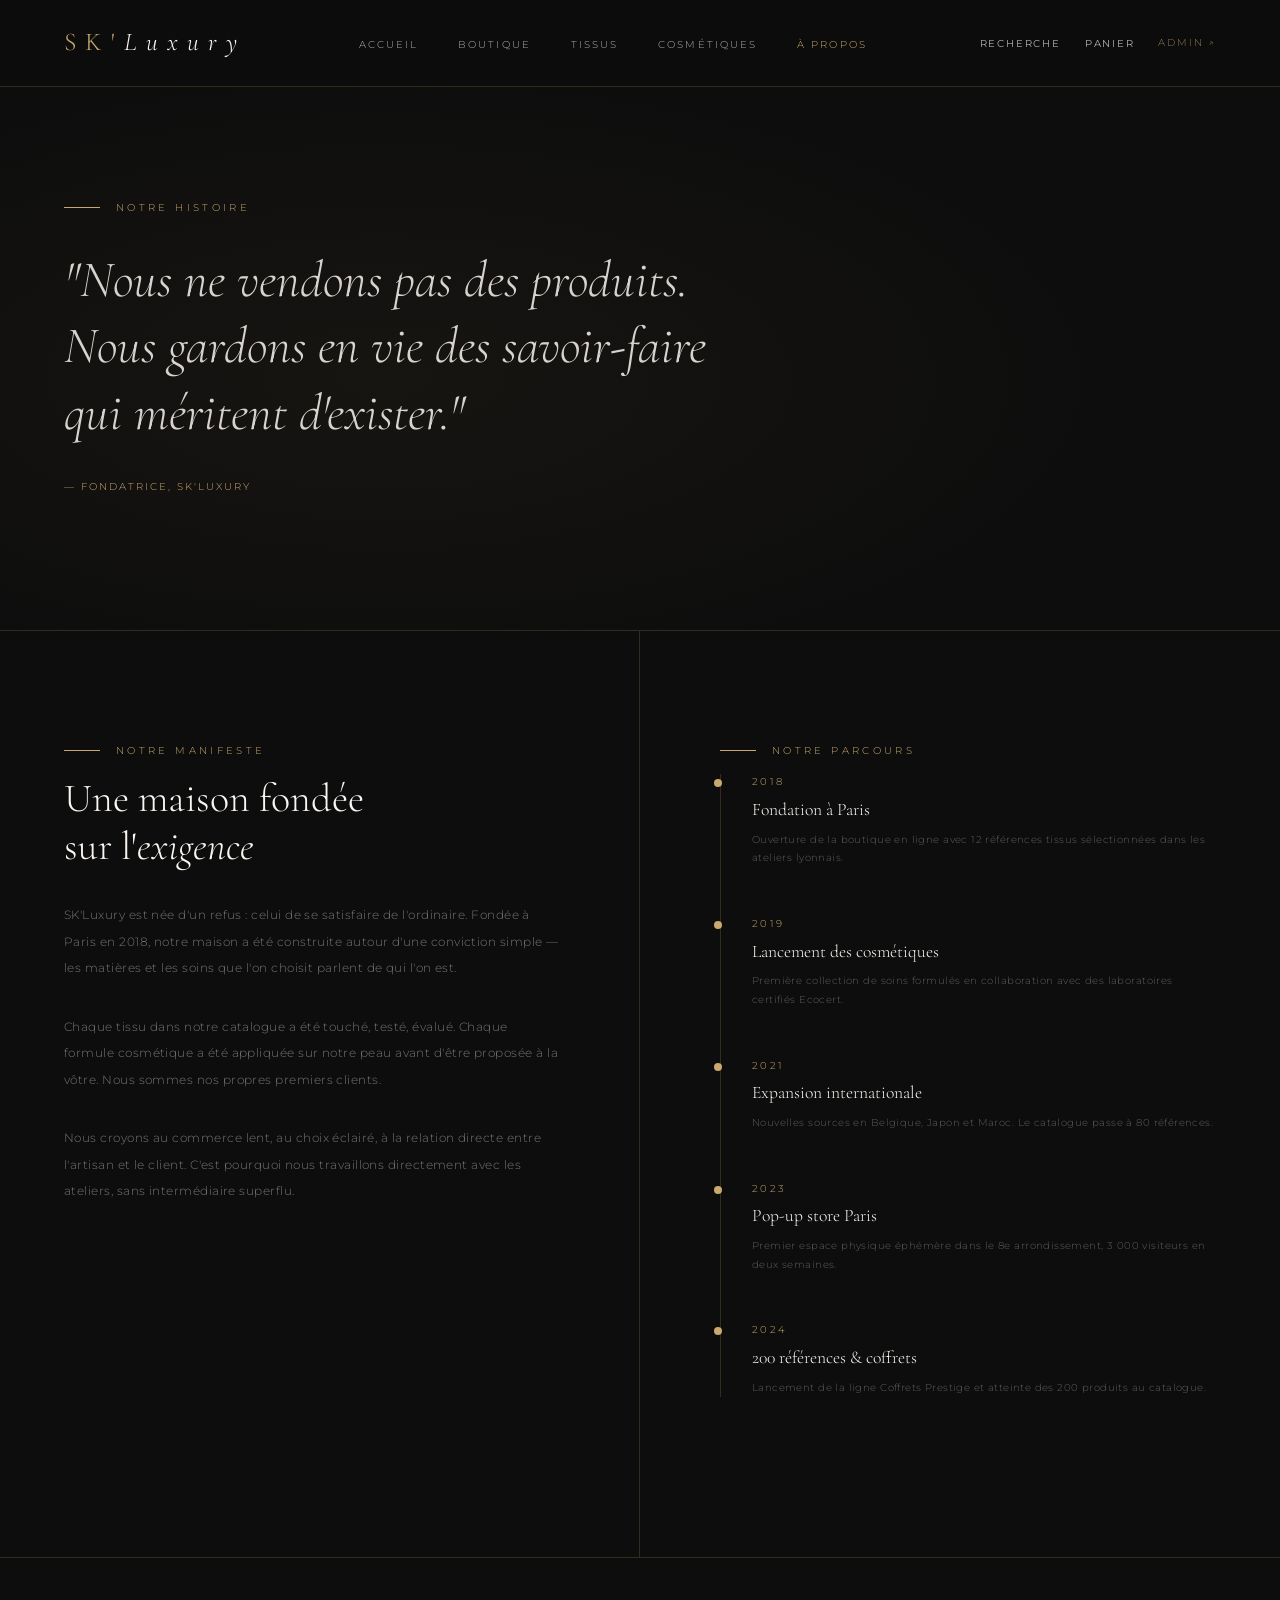
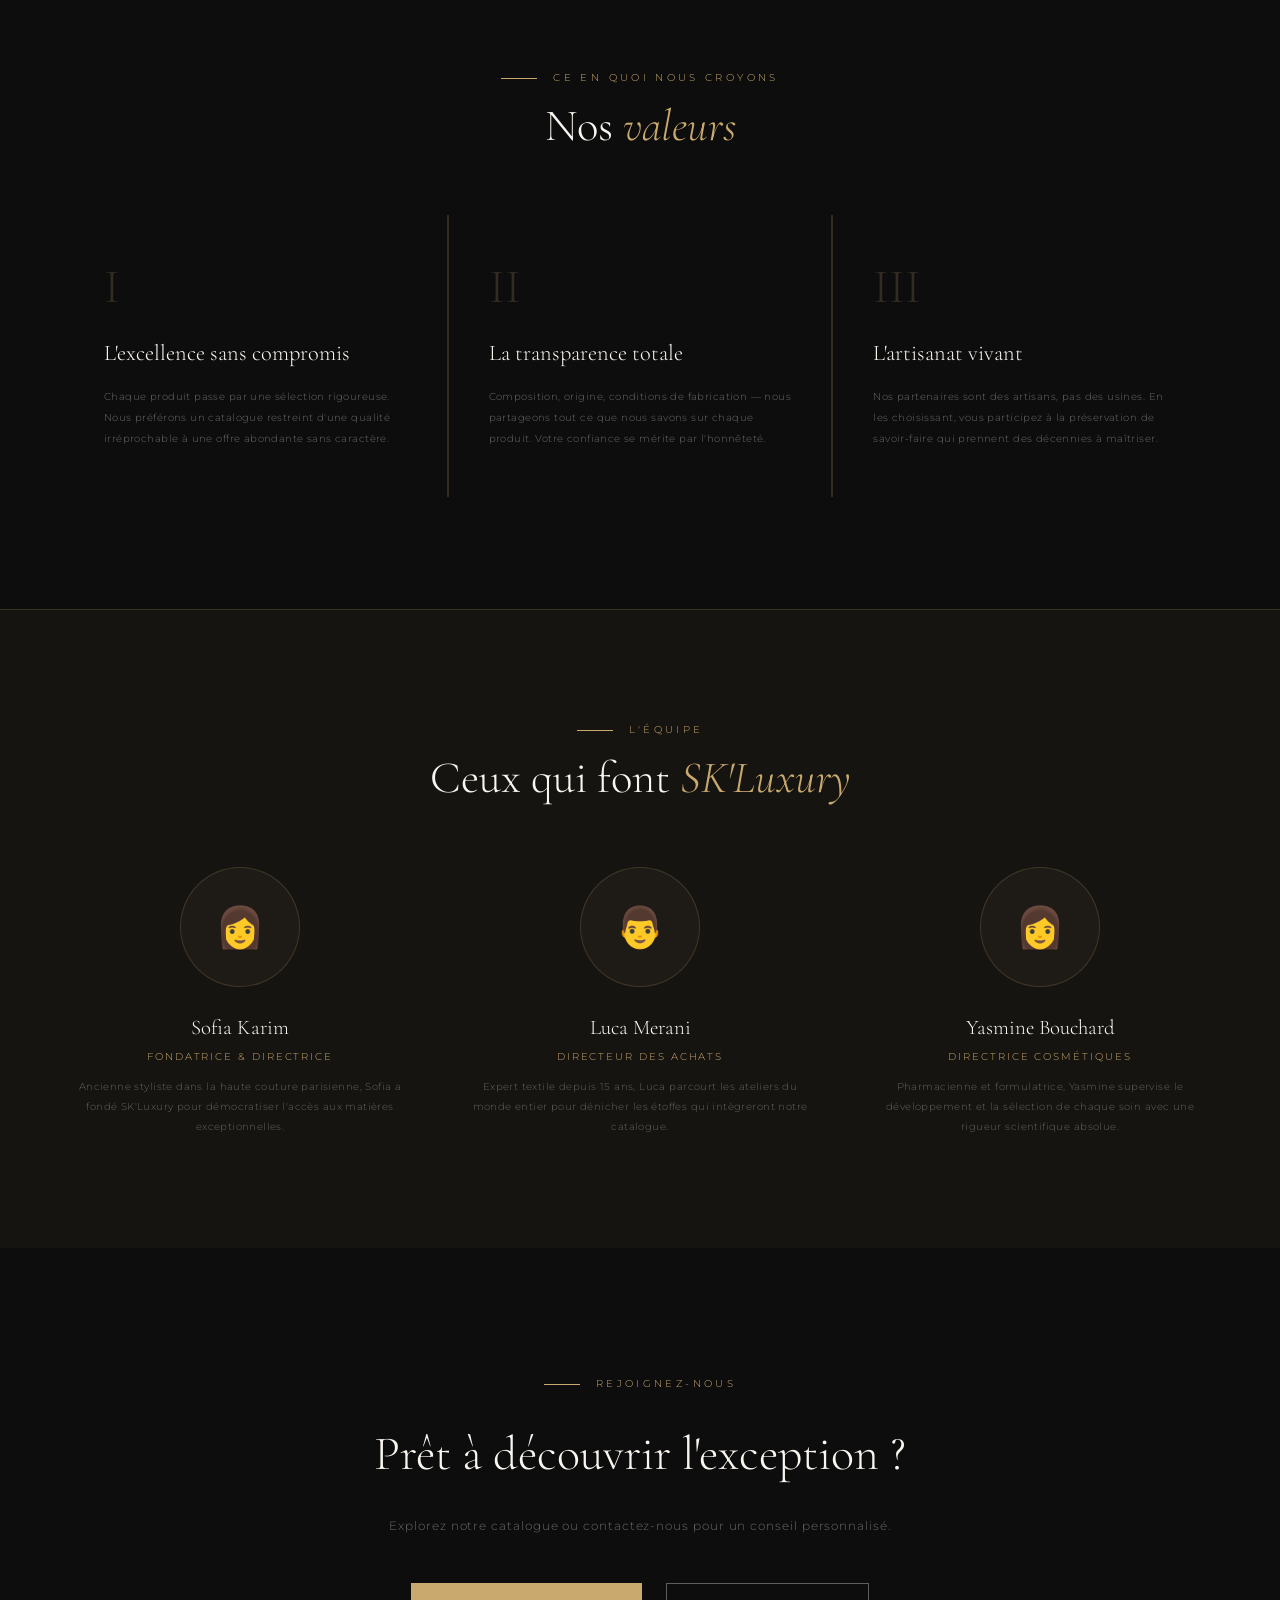
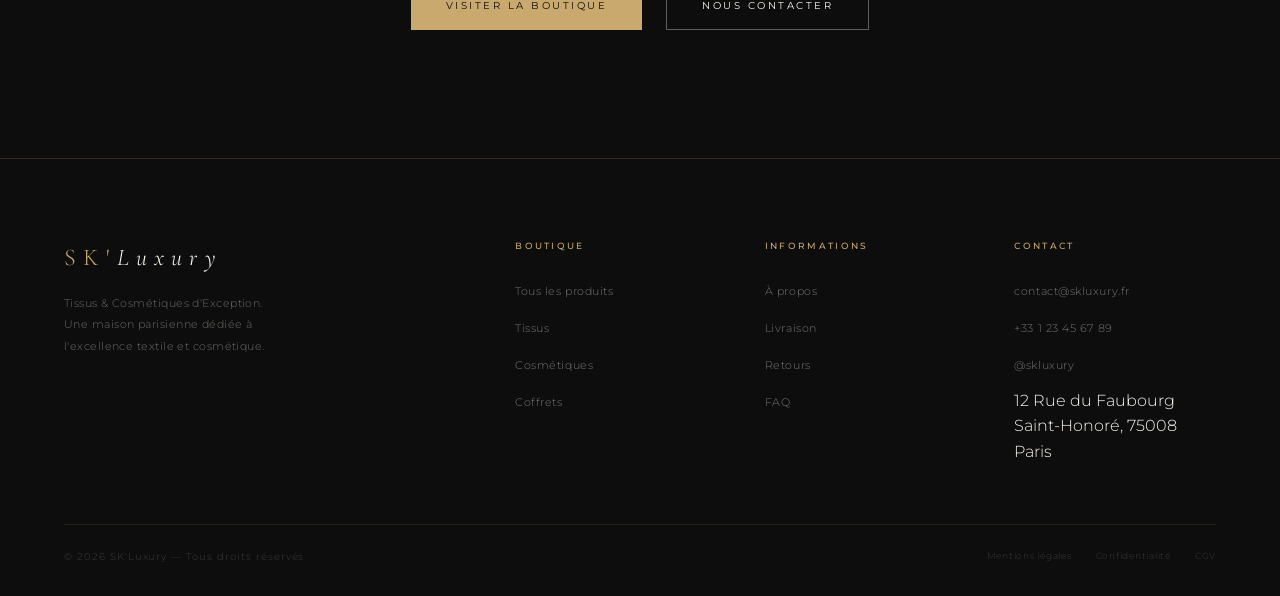
<file: pages/a-propos.html>
<!DOCTYPE html>
<html lang="fr">
<head>
  <meta charset="UTF-8" />
  <meta name="viewport" content="width=device-width, initial-scale=1.0" />
  <title>À propos — SK'Luxury</title>
  <link rel="stylesheet" href="../css/style.css" />
  <style>
    .about-hero {
      min-height: 70vh; display: flex; align-items: center;
      padding: 10rem 4rem 6rem; position: relative; overflow: hidden;
    }
    .about-hero-bg {
      position: absolute; inset: 0;
      background: radial-gradient(ellipse at 30% 60%, rgba(201,169,110,0.05) 0%, transparent 60%);
    }
    .about-hero-content { position: relative; z-index: 1; max-width: 650px; }
    .about-hero-quote {
      font-family: 'Cormorant Garamond', serif;
      font-size: clamp(2rem, 4vw, 3.5rem); font-weight: 300; font-style: italic;
      line-height: 1.3; margin-bottom: 2rem; color: rgba(249,245,239,0.85);
    }
    .about-hero-attr { font-size: 0.62rem; letter-spacing: 0.2em; text-transform: uppercase; color: var(--gold); }
    .manifesto-section {
      display: grid; grid-template-columns: 1fr 1fr;
      border-top: 0.5px solid var(--border);
    }
    .manifesto-left { padding: 7rem 5rem 7rem 4rem; border-right: 0.5px solid var(--border); }
    .manifesto-right { padding: 7rem 4rem 7rem 5rem; }
    .manifesto-title {
      font-family: 'Cormorant Garamond', serif; font-size: 2.5rem; font-weight: 300;
      line-height: 1.2; margin-bottom: 2rem;
    }
    .manifesto-body { font-size: 0.72rem; letter-spacing: 0.04em; line-height: 2.3; color: rgba(249,245,239,0.45); margin-bottom: 2rem; }
    .timeline { position: relative; padding-left: 2rem; }
    .timeline::before { content: ''; position: absolute; left: 0; top: 0; bottom: 0; width: 0.5px; background: var(--border); }
    .timeline-item { position: relative; margin-bottom: 3rem; }
    .timeline-dot {
      position: absolute; left: -2.35rem; top: 0.3rem;
      width: 8px; height: 8px; border-radius: 50%; background: var(--gold);
    }
    .timeline-year { font-size: 0.6rem; letter-spacing: 0.25em; color: var(--gold); margin-bottom: 0.4rem; }
    .timeline-event { font-family: 'Cormorant Garamond', serif; font-size: 1.1rem; font-weight: 300; margin-bottom: 0.4rem; }
    .timeline-desc { font-size: 0.65rem; letter-spacing: 0.04em; color: rgba(249,245,239,0.35); line-height: 1.8; }
    .values-section { padding: 7rem 4rem; border-top: 0.5px solid var(--border); }
    .values-grid { display: grid; grid-template-columns: repeat(3, 1fr); gap: 2px; background: var(--border); margin-top: 4rem; }
    .value-card { background: var(--noir); padding: 3rem 2.5rem; }
    .value-number { font-family: 'Cormorant Garamond', serif; font-size: 3rem; font-weight: 300; color: var(--gold); opacity: 0.2; line-height: 1; margin-bottom: 1.5rem; }
    .value-title { font-family: 'Cormorant Garamond', serif; font-size: 1.4rem; font-weight: 300; margin-bottom: 1rem; }
    .value-desc { font-size: 0.65rem; letter-spacing: 0.04em; line-height: 2; color: rgba(249,245,239,0.4); }
    .team-section { padding: 7rem 4rem; border-top: 0.5px solid var(--border); background: var(--noir2); }
    .team-grid { display: grid; grid-template-columns: repeat(3, 1fr); gap: 3rem; margin-top: 4rem; }
    .team-card { text-align: center; }
    .team-avatar {
      width: 120px; height: 120px; border-radius: 50%;
      background: var(--noir3); border: 0.5px solid var(--border);
      margin: 0 auto 1.5rem; display: flex; align-items: center; justify-content: center;
      font-size: 2.5rem;
    }
    .team-name { font-family: 'Cormorant Garamond', serif; font-size: 1.3rem; font-weight: 300; margin-bottom: 0.3rem; }
    .team-role { font-size: 0.6rem; letter-spacing: 0.2em; text-transform: uppercase; color: var(--gold); margin-bottom: 0.8rem; }
    .team-bio { font-size: 0.65rem; letter-spacing: 0.04em; line-height: 1.9; color: rgba(249,245,239,0.35); }
    .cta-section { padding: 8rem 4rem; text-align: center; }
    .cta-title { font-family: 'Cormorant Garamond', serif; font-size: 3rem; font-weight: 300; margin-bottom: 1.5rem; }
    .cta-sub { font-size: 0.72rem; letter-spacing: 0.08em; color: rgba(249,245,239,0.4); margin-bottom: 3rem; }
    @media (max-width: 768px) {
      .about-hero { padding: 8rem 1.5rem 4rem; }
      .manifesto-section { grid-template-columns: 1fr; }
      .manifesto-left { border-right: none; border-bottom: 0.5px solid var(--border); padding: 4rem 1.5rem; }
      .manifesto-right { padding: 4rem 1.5rem; }
      .values-grid { grid-template-columns: 1fr; }
      .team-grid { grid-template-columns: 1fr; }
      .values-section, .team-section, .cta-section { padding: 4rem 1.5rem; }
    }
  </style>
</head>
<body>
  <div class="page-loader" id="page-loader"><div class="loader-logo">SK'<span style="font-style:italic;color:var(--creme)">Luxury</span></div></div>
  <nav class="nav-main" id="main-nav"></nav>
  <div id="cart-overlay" class="cart-overlay"></div>
  <aside id="cart-sidebar"></aside>
  <div id="toast-container"></div>

  <section class="about-hero">
    <div class="about-hero-bg"></div>
    <div class="about-hero-content">
      <p class="section-eyebrow" style="margin-bottom:2rem">Notre histoire</p>
      <div class="about-hero-quote">
        "Nous ne vendons pas des produits. Nous gardons en vie des savoir-faire qui méritent d'exister."
      </div>
      <p class="about-hero-attr">— Fondatrice, SK'Luxury</p>
    </div>
  </section>

  <div class="manifesto-section">
    <div class="manifesto-left">
      <p class="section-eyebrow">Notre manifeste</p>
      <h2 class="manifesto-title">Une maison fondée<br>sur l'<em>exigence</em></h2>
      <p class="manifesto-body">
        SK'Luxury est née d'un refus : celui de se satisfaire de l'ordinaire. Fondée à Paris en 2018, notre maison a été construite autour d'une conviction simple — les matières et les soins que l'on choisit parlent de qui l'on est.
      </p>
      <p class="manifesto-body">
        Chaque tissu dans notre catalogue a été touché, testé, évalué. Chaque formule cosmétique a été appliquée sur notre peau avant d'être proposée à la vôtre. Nous sommes nos propres premiers clients.
      </p>
      <p class="manifesto-body">
        Nous croyons au commerce lent, au choix éclairé, à la relation directe entre l'artisan et le client. C'est pourquoi nous travaillons directement avec les ateliers, sans intermédiaire superflu.
      </p>
    </div>
    <div class="manifesto-right">
      <p class="section-eyebrow">Notre parcours</p>
      <div class="timeline">
        <div class="timeline-item">
          <div class="timeline-dot"></div>
          <div class="timeline-year">2018</div>
          <div class="timeline-event">Fondation à Paris</div>
          <div class="timeline-desc">Ouverture de la boutique en ligne avec 12 références tissus sélectionnées dans les ateliers lyonnais.</div>
        </div>
        <div class="timeline-item">
          <div class="timeline-dot"></div>
          <div class="timeline-year">2019</div>
          <div class="timeline-event">Lancement des cosmétiques</div>
          <div class="timeline-desc">Première collection de soins formulés en collaboration avec des laboratoires certifiés Ecocert.</div>
        </div>
        <div class="timeline-item">
          <div class="timeline-dot"></div>
          <div class="timeline-year">2021</div>
          <div class="timeline-event">Expansion internationale</div>
          <div class="timeline-desc">Nouvelles sources en Belgique, Japon et Maroc. Le catalogue passe à 80 références.</div>
        </div>
        <div class="timeline-item">
          <div class="timeline-dot"></div>
          <div class="timeline-year">2023</div>
          <div class="timeline-event">Pop-up store Paris</div>
          <div class="timeline-desc">Premier espace physique éphémère dans le 8e arrondissement, 3 000 visiteurs en deux semaines.</div>
        </div>
        <div class="timeline-item">
          <div class="timeline-dot"></div>
          <div class="timeline-year">2024</div>
          <div class="timeline-event">200 références & coffrets</div>
          <div class="timeline-desc">Lancement de la ligne Coffrets Prestige et atteinte des 200 produits au catalogue.</div>
        </div>
      </div>
    </div>
  </div>

  <section class="values-section">
    <div style="text-align:center;max-width:480px;margin:0 auto">
      <p class="section-eyebrow" style="justify-content:center">Ce en quoi nous croyons</p>
      <h2 class="section-title">Nos <em>valeurs</em></h2>
    </div>
    <div class="values-grid">
      <div class="value-card">
        <div class="value-number">I</div>
        <h3 class="value-title">L'excellence sans compromis</h3>
        <p class="value-desc">Chaque produit passe par une sélection rigoureuse. Nous préférons un catalogue restreint d'une qualité irréprochable à une offre abondante sans caractère.</p>
      </div>
      <div class="value-card">
        <div class="value-number">II</div>
        <h3 class="value-title">La transparence totale</h3>
        <p class="value-desc">Composition, origine, conditions de fabrication — nous partageons tout ce que nous savons sur chaque produit. Votre confiance se mérite par l'honnêteté.</p>
      </div>
      <div class="value-card">
        <div class="value-number">III</div>
        <h3 class="value-title">L'artisanat vivant</h3>
        <p class="value-desc">Nos partenaires sont des artisans, pas des usines. En les choisissant, vous participez à la préservation de savoir-faire qui prennent des décennies à maîtriser.</p>
      </div>
    </div>
  </section>

  <section class="team-section">
    <div style="text-align:center;max-width:480px;margin:0 auto">
      <p class="section-eyebrow" style="justify-content:center">L'équipe</p>
      <h2 class="section-title">Ceux qui font <em>SK'Luxury</em></h2>
    </div>
    <div class="team-grid">
      <div class="team-card">
        <div class="team-avatar">👩</div>
        <div class="team-name">Sofia Karim</div>
        <div class="team-role">Fondatrice & Directrice</div>
        <div class="team-bio">Ancienne styliste dans la haute couture parisienne, Sofia a fondé SK'Luxury pour démocratiser l'accès aux matières exceptionnelles.</div>
      </div>
      <div class="team-card">
        <div class="team-avatar">👨</div>
        <div class="team-name">Luca Merani</div>
        <div class="team-role">Directeur des achats</div>
        <div class="team-bio">Expert textile depuis 15 ans, Luca parcourt les ateliers du monde entier pour dénicher les étoffes qui intègreront notre catalogue.</div>
      </div>
      <div class="team-card">
        <div class="team-avatar">👩</div>
        <div class="team-name">Yasmine Bouchard</div>
        <div class="team-role">Directrice cosmétiques</div>
        <div class="team-bio">Pharmacienne et formulatrice, Yasmine supervise le développement et la sélection de chaque soin avec une rigueur scientifique absolue.</div>
      </div>
    </div>
  </section>

  <section class="cta-section">
    <p class="section-eyebrow" style="justify-content:center;margin-bottom:1.5rem">Rejoignez-nous</p>
    <h2 class="cta-title">Prêt à découvrir l'exception ?</h2>
    <p class="cta-sub">Explorez notre catalogue ou contactez-nous pour un conseil personnalisé.</p>
    <div style="display:flex;gap:1.5rem;justify-content:center;flex-wrap:wrap">
      <a href="boutique.html" class="btn btn-gold">Visiter la boutique</a>
      <a href="mailto:contact@skluxury.fr" class="btn btn-outline">Nous contacter</a>
    </div>
  </section>

  <footer id="main-footer"></footer>

  <script src="../js/database.js"></script>
  <script src="../js/app.js"></script>
</body>
</html>
</file>
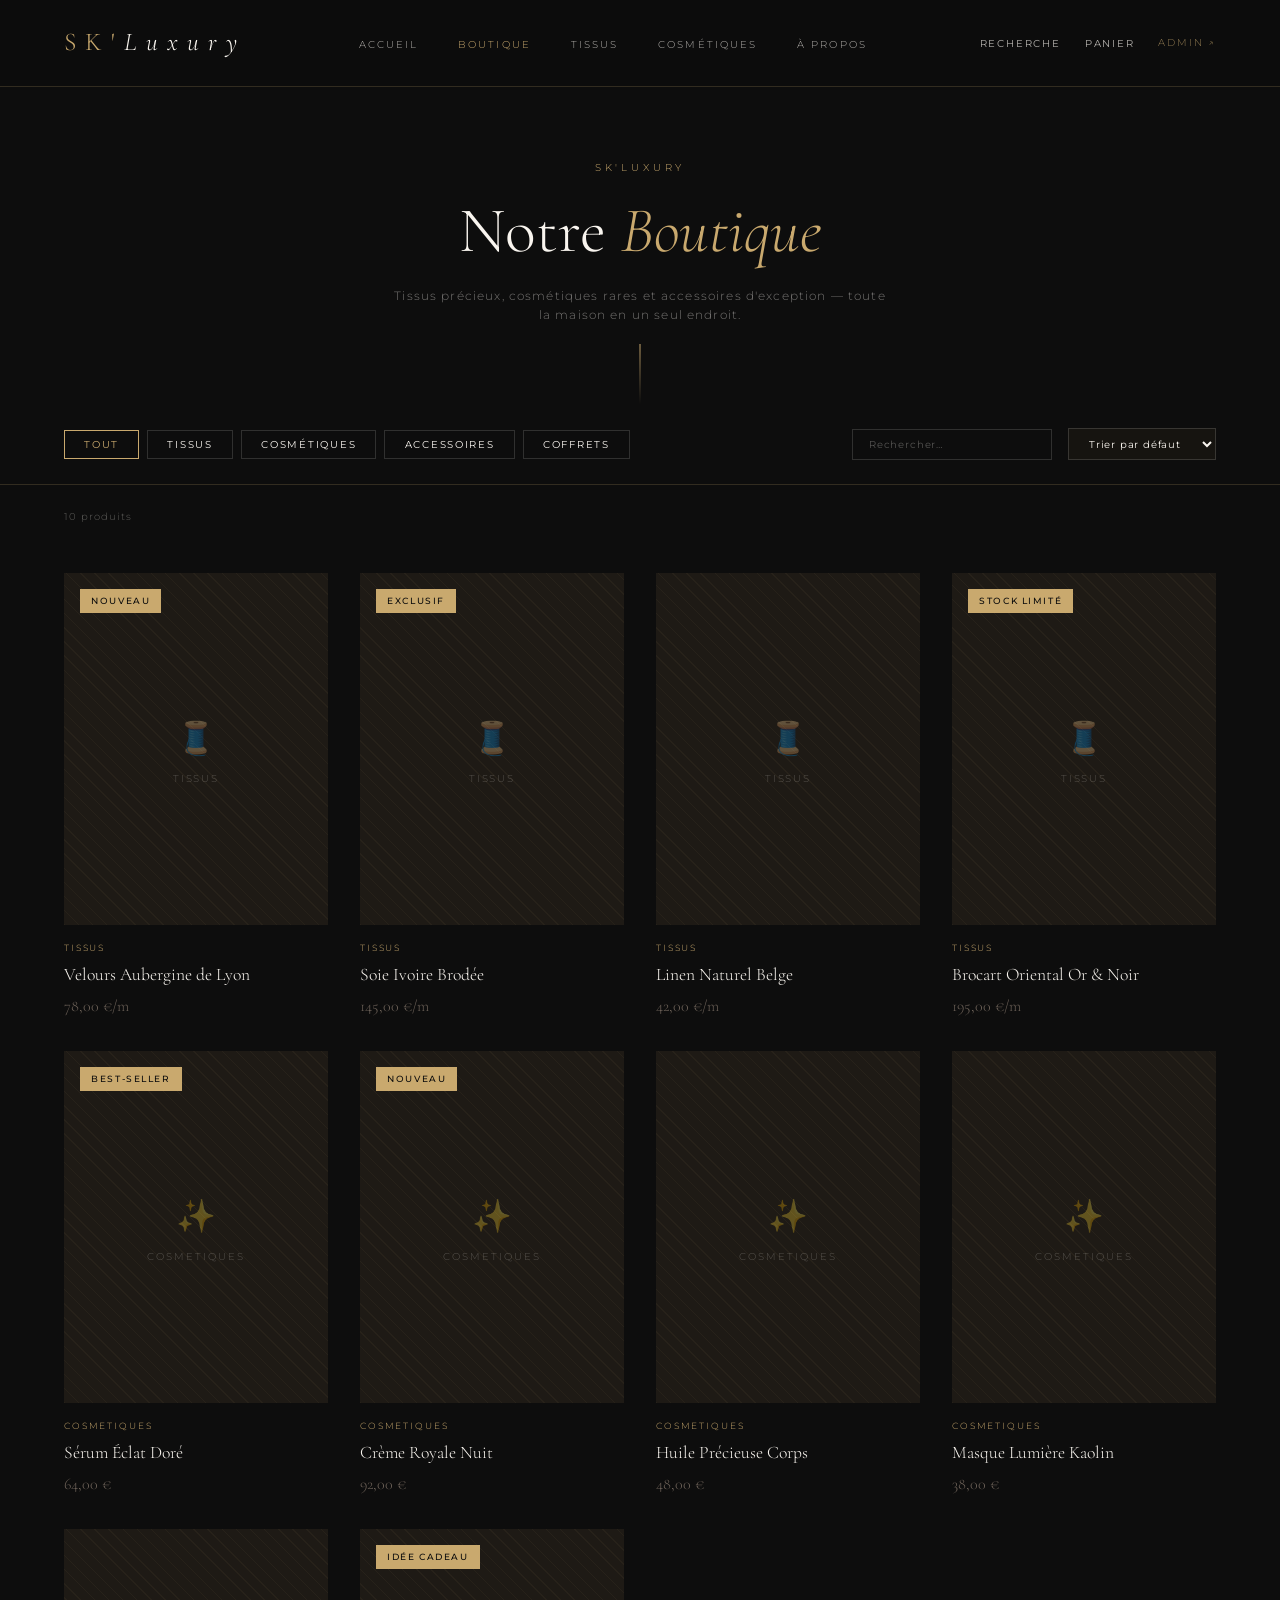
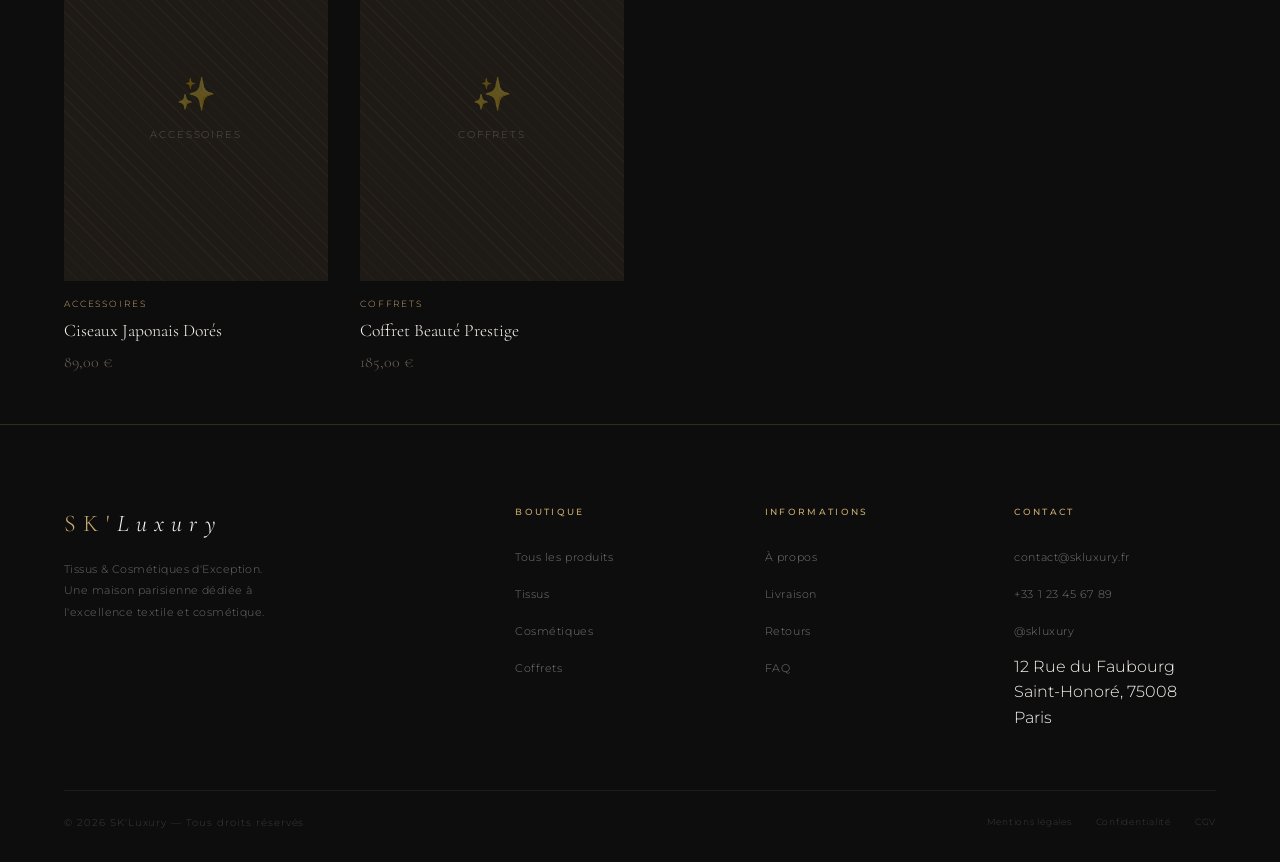
<file: pages/boutique.html>
<!DOCTYPE html>
<html lang="fr">
<head>
  <meta charset="UTF-8" />
  <meta name="viewport" content="width=device-width, initial-scale=1.0" />
  <title>Boutique — SK'Luxury</title>
  <link rel="stylesheet" href="../css/style.css" />
</head>
<body>
  <div class="page-loader" id="page-loader"><div class="loader-logo">SK'<span style="font-style:italic;color:var(--creme)">Luxury</span></div></div>
  <nav class="nav-main" id="main-nav"></nav>
  <div id="cart-overlay" class="cart-overlay"></div>
  <aside id="cart-sidebar"></aside>
  <div id="toast-container"></div>

  <header class="page-header">
    <p class="page-header-eyebrow">SK'Luxury</p>
    <h1 class="page-header-title">Notre <em>Boutique</em></h1>
    <p class="page-header-sub">Tissus précieux, cosmétiques rares et accessoires d'exception — toute la maison en un seul endroit.</p>
  </header>

  <div class="filter-bar">
    <div class="filter-tabs" id="filter-tabs">
      <button class="filter-tab active" data-cat="all">Tout</button>
      <button class="filter-tab" data-cat="tissus">Tissus</button>
      <button class="filter-tab" data-cat="cosmetiques">Cosmétiques</button>
      <button class="filter-tab" data-cat="accessoires">Accessoires</button>
      <button class="filter-tab" data-cat="coffrets">Coffrets</button>
    </div>
    <div class="filter-right">
      <input class="filter-search" id="search-input" type="text" placeholder="Rechercher…" />
      <select class="filter-sort" id="sort-select">
        <option value="default">Trier par défaut</option>
        <option value="price-asc">Prix croissant</option>
        <option value="price-desc">Prix décroissant</option>
        <option value="name">Nom A–Z</option>
      </select>
    </div>
  </div>

  <div style="padding: 1.5rem 4rem 0; display:flex; justify-content:space-between; align-items:center;">
    <p id="results-count" style="font-size:0.62rem;letter-spacing:0.1em;color:rgba(249,245,239,0.35)"></p>
  </div>

  <div class="product-grid" id="product-grid"></div>

  <footer id="main-footer"></footer>

  <script src="../js/database.js"></script>
  <script src="../js/app.js"></script>
  <script>
    // Fix paths for sub-pages
    App.goToProduct = id => { window.location.href = `produit.html?id=${id}`; };

    let currentCat = 'all';
    let currentSearch = '';
    let currentSort = 'default';

    // Read URL params
    const params = new URLSearchParams(window.location.search);
    if (params.get('cat')) currentCat = params.get('cat');
    if (params.get('q')) currentSearch = params.get('q');

    function getFiltered() {
      let products = SKLUXURY_DB.getProductsByCategory(currentCat === 'all' ? null : currentCat);
      if (currentSearch) {
        const q = currentSearch.toLowerCase();
        products = products.filter(p =>
          p.name.toLowerCase().includes(q) ||
          p.shortDesc.toLowerCase().includes(q) ||
          (p.tags && p.tags.some(t => t.includes(q)))
        );
      }
      if (currentSort === 'price-asc') products = [...products].sort((a,b) => a.price - b.price);
      if (currentSort === 'price-desc') products = [...products].sort((a,b) => b.price - a.price);
      if (currentSort === 'name') products = [...products].sort((a,b) => a.name.localeCompare(b.name));
      return products;
    }

    function render() {
      const products = getFiltered();
      App.renderProductGrid(products, 'product-grid');
      document.getElementById('results-count').textContent = `${products.length} produit${products.length !== 1 ? 's' : ''}`;
    }

    document.addEventListener('DOMContentLoaded', () => {
      // Set active tab
      document.querySelectorAll('.filter-tab').forEach(btn => {
        btn.classList.toggle('active', btn.dataset.cat === currentCat);
        btn.addEventListener('click', () => {
          currentCat = btn.dataset.cat;
          document.querySelectorAll('.filter-tab').forEach(b => b.classList.remove('active'));
          btn.classList.add('active');
          render();
        });
      });

      // Search
      const searchInput = document.getElementById('search-input');
      searchInput.value = currentSearch;
      searchInput.addEventListener('input', e => { currentSearch = e.target.value; render(); });

      // Sort
      document.getElementById('sort-select').addEventListener('change', e => { currentSort = e.target.value; render(); });

      render();
    });
  </script>
</body>
</html>
</file>
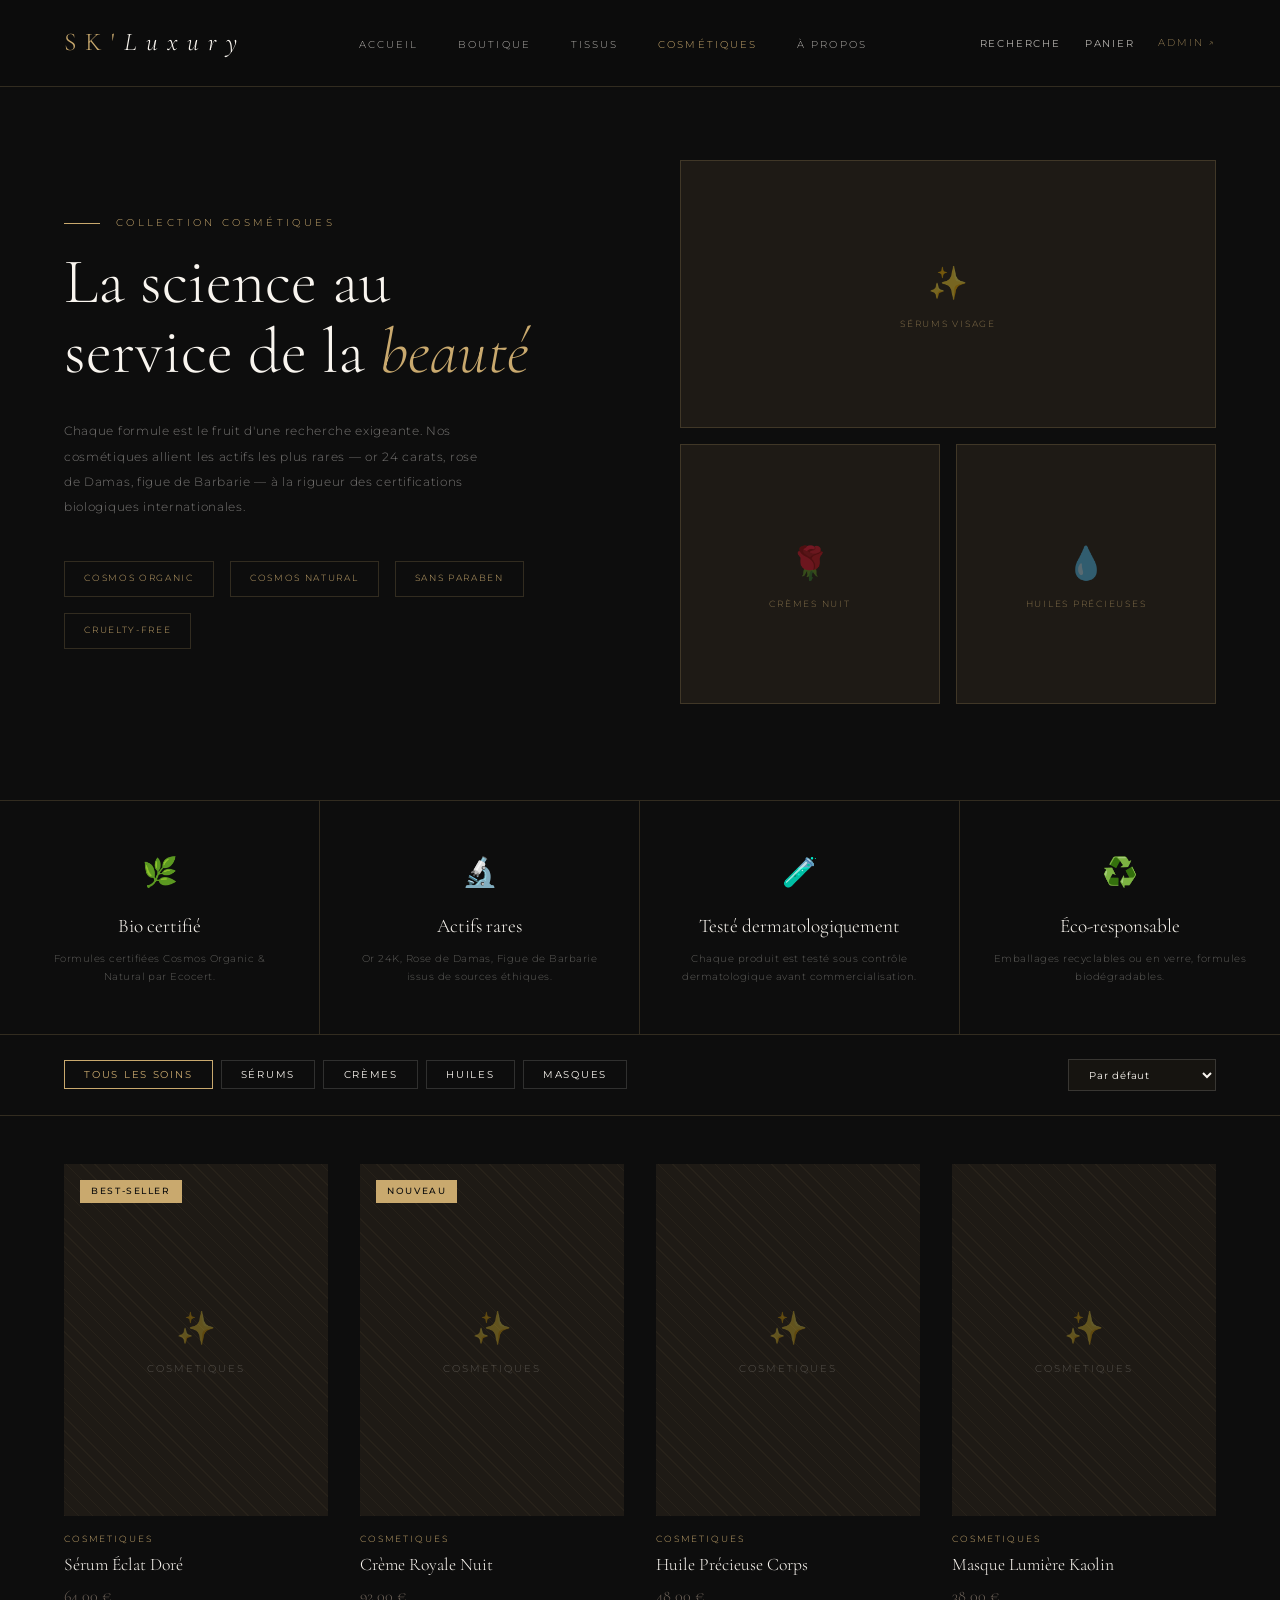
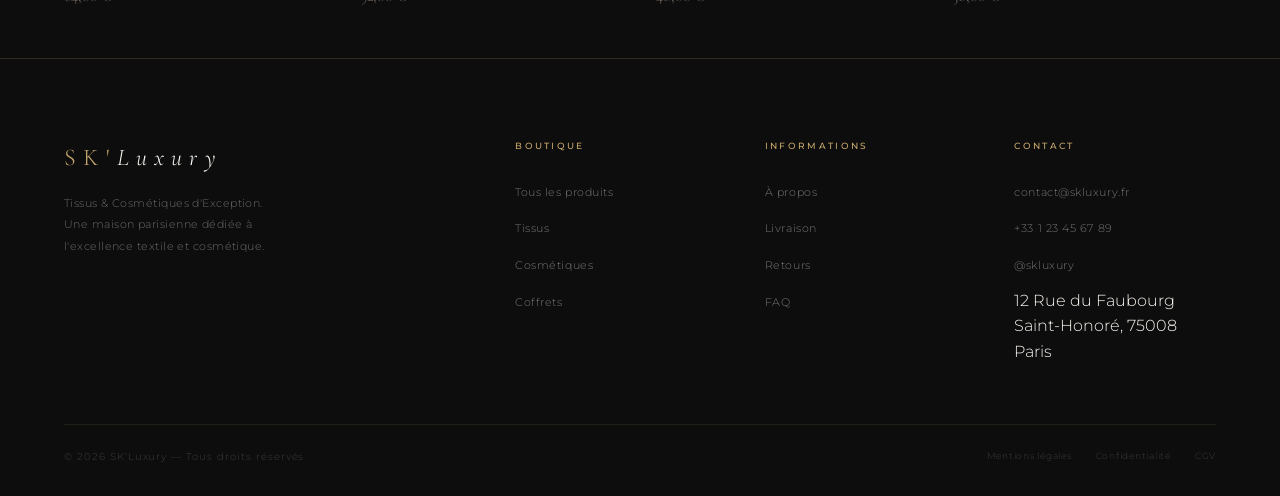
<file: pages/cosmetiques.html>
<!DOCTYPE html>
<html lang="fr">
<head>
  <meta charset="UTF-8" />
  <meta name="viewport" content="width=device-width, initial-scale=1.0" />
  <title>Cosmétiques — SK'Luxury</title>
  <link rel="stylesheet" href="../css/style.css" />
  <style>
    .cosm-hero {
      padding: 10rem 4rem 6rem;
      display: grid; grid-template-columns: 1fr 1fr; gap: 5rem; align-items: center;
    }
    .cosm-certifs {
      display: flex; gap: 1rem; margin-top: 2.5rem; flex-wrap: wrap;
    }
    .certif-badge {
      border: 0.5px solid var(--border); padding: 0.6rem 1.2rem;
      font-size: 0.58rem; letter-spacing: 0.18em; text-transform: uppercase; color: var(--gold);
    }
    .cosm-visual {
      display: grid; grid-template-columns: 1fr 1fr; gap: 1rem;
    }
    .cosm-visual-card {
      aspect-ratio: 1; background: var(--noir3); display: flex; align-items: center;
      justify-content: center; flex-direction: column; gap: 0.5rem;
      border: 0.5px solid var(--border);
    }
    .cosm-visual-card .icon { font-size: 2rem; opacity: 0.4; }
    .cosm-visual-card .label { font-size: 0.55rem; letter-spacing: 0.2em; text-transform: uppercase; color: var(--gold); opacity: 0.6; }
    .cosm-visual-card:first-child { grid-column: 1/-1; aspect-ratio: 2/1; }
    .benefits-strip {
      display: grid; grid-template-columns: repeat(4, 1fr);
      border-top: 0.5px solid var(--border); border-bottom: 0.5px solid var(--border);
    }
    .benefit-item {
      padding: 3rem 2rem; border-right: 0.5px solid var(--border);
      text-align: center;
    }
    .benefit-item:last-child { border-right: none; }
    .benefit-icon { font-size: 1.8rem; margin-bottom: 1rem; }
    .benefit-title { font-family: 'Cormorant Garamond', serif; font-size: 1.2rem; font-weight: 300; margin-bottom: 0.5rem; }
    .benefit-desc { font-size: 0.62rem; letter-spacing: 0.05em; color: rgba(249,245,239,0.35); line-height: 1.8; }
    @media (max-width: 768px) {
      .cosm-hero { grid-template-columns: 1fr; padding: 8rem 1.5rem 3rem; }
      .cosm-visual { display: none; }
      .benefits-strip { grid-template-columns: 1fr 1fr; }
    }
  </style>
</head>
<body>
  <div class="page-loader" id="page-loader"><div class="loader-logo">SK'<span style="font-style:italic;color:var(--creme)">Luxury</span></div></div>
  <nav class="nav-main" id="main-nav"></nav>
  <div id="cart-overlay" class="cart-overlay"></div>
  <aside id="cart-sidebar"></aside>
  <div id="toast-container"></div>

  <section class="cosm-hero">
    <div>
      <p class="section-eyebrow">Collection Cosmétiques</p>
      <h1 class="section-title" style="font-size:clamp(2.5rem,5vw,4.5rem);margin-bottom:2rem">
        La science au<br>service de la <em>beauté</em>
      </h1>
      <p style="font-size:0.72rem;letter-spacing:0.06em;line-height:2.2;color:rgba(249,245,239,0.45);max-width:420px;margin-bottom:1.5rem">
        Chaque formule est le fruit d'une recherche exigeante. Nos cosmétiques allient les actifs les plus rares — or 24 carats, rose de Damas, figue de Barbarie — à la rigueur des certifications biologiques internationales.
      </p>
      <div class="cosm-certifs">
        <span class="certif-badge">Cosmos Organic</span>
        <span class="certif-badge">Cosmos Natural</span>
        <span class="certif-badge">Sans paraben</span>
        <span class="certif-badge">Cruelty-free</span>
      </div>
    </div>
    <div class="cosm-visual">
      <div class="cosm-visual-card"><span class="icon">✨</span><span class="label">Sérums visage</span></div>
      <div class="cosm-visual-card"><span class="icon">🌹</span><span class="label">Crèmes nuit</span></div>
      <div class="cosm-visual-card"><span class="icon">💧</span><span class="label">Huiles précieuses</span></div>
    </div>
  </section>

  <div class="benefits-strip">
    <div class="benefit-item">
      <div class="benefit-icon">🌿</div>
      <div class="benefit-title">Bio certifié</div>
      <div class="benefit-desc">Formules certifiées Cosmos Organic & Natural par Ecocert.</div>
    </div>
    <div class="benefit-item">
      <div class="benefit-icon">🔬</div>
      <div class="benefit-title">Actifs rares</div>
      <div class="benefit-desc">Or 24K, Rose de Damas, Figue de Barbarie issus de sources éthiques.</div>
    </div>
    <div class="benefit-item">
      <div class="benefit-icon">🧪</div>
      <div class="benefit-title">Testé dermatologiquement</div>
      <div class="benefit-desc">Chaque produit est testé sous contrôle dermatologique avant commercialisation.</div>
    </div>
    <div class="benefit-item">
      <div class="benefit-icon">♻️</div>
      <div class="benefit-title">Éco-responsable</div>
      <div class="benefit-desc">Emballages recyclables ou en verre, formules biodégradables.</div>
    </div>
  </div>

  <div class="filter-bar">
    <div class="filter-tabs">
      <button class="filter-tab active" data-tag="all">Tous les soins</button>
      <button class="filter-tab" data-tag="sérum">Sérums</button>
      <button class="filter-tab" data-tag="crème">Crèmes</button>
      <button class="filter-tab" data-tag="huile">Huiles</button>
      <button class="filter-tab" data-tag="masque">Masques</button>
    </div>
    <div class="filter-right">
      <select class="filter-sort" id="sort-select">
        <option value="default">Par défaut</option>
        <option value="price-asc">Prix croissant</option>
        <option value="price-desc">Prix décroissant</option>
      </select>
    </div>
  </div>

  <div class="product-grid" id="product-grid"></div>

  <footer id="main-footer"></footer>

  <script src="../js/database.js"></script>
  <script src="../js/app.js"></script>
  <script>
    App.goToProduct = id => { window.location.href = `produit.html?id=${id}`; };

    let currentTag = 'all';
    let currentSort = 'default';

    function getFiltered() {
      let products = SKLUXURY_DB.getProductsByCategory('cosmetiques');
      if (currentTag !== 'all') products = products.filter(p => p.tags && p.tags.some(t => t.includes(currentTag)));
      if (currentSort === 'price-asc') products = [...products].sort((a,b) => a.price - b.price);
      if (currentSort === 'price-desc') products = [...products].sort((a,b) => b.price - a.price);
      return products;
    }

    document.addEventListener('DOMContentLoaded', () => {
      document.querySelectorAll('[data-tag]').forEach(btn => {
        btn.addEventListener('click', () => {
          currentTag = btn.dataset.tag;
          document.querySelectorAll('[data-tag]').forEach(b => b.classList.remove('active'));
          btn.classList.add('active');
          App.renderProductGrid(getFiltered(), 'product-grid');
        });
      });
      document.getElementById('sort-select').addEventListener('change', e => {
        currentSort = e.target.value;
        App.renderProductGrid(getFiltered(), 'product-grid');
      });
      App.renderProductGrid(getFiltered(), 'product-grid');
    });
  </script>
</body>
</html>
</file>
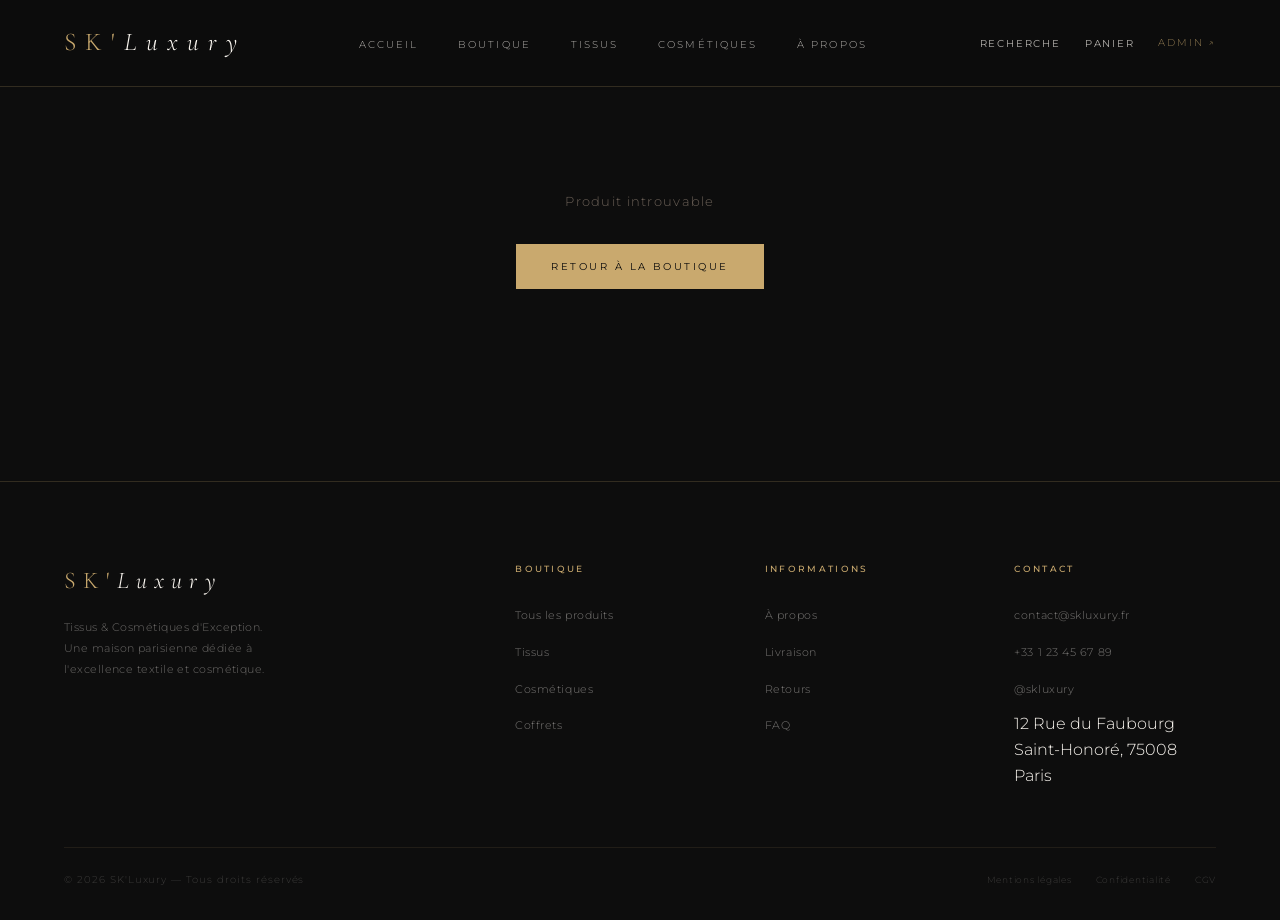
<file: pages/produit.html>
<!DOCTYPE html>
<html lang="fr">
<head>
  <meta charset="UTF-8" />
  <meta name="viewport" content="width=device-width, initial-scale=1.0" />
  <title>Produit — SK'Luxury</title>
  <link rel="stylesheet" href="../css/style.css" />
  <style>
    .product-page { padding: 8rem 4rem 0; display: grid; grid-template-columns: 1fr 1fr; gap: 6rem; min-height: 80vh; }
    .product-gallery { position: relative; }
    .product-main-img {
      aspect-ratio: 3/4; background: var(--noir3); position: relative; overflow: hidden;
      display: flex; align-items: center; justify-content: center;
    }
    .product-thumbs { display: flex; gap: 0.75rem; margin-top: 1rem; }
    .product-thumb {
      width: 70px; height: 90px; background: var(--noir3); border: 0.5px solid transparent;
      display: flex; align-items: center; justify-content: center;
      cursor: pointer; transition: border-color var(--transition);
      font-size: 1.2rem; opacity: 0.5;
    }
    .product-thumb.active { border-color: var(--gold); opacity: 1; }
    .product-info { padding-top: 1rem; }
    .product-breadcrumb {
      display: flex; gap: 0.5rem; align-items: center; margin-bottom: 2rem;
      font-size: 0.58rem; letter-spacing: 0.12em; text-transform: uppercase; color: rgba(249,245,239,0.3);
    }
    .product-breadcrumb a:hover { color: var(--gold); }
    .product-breadcrumb span { color: rgba(249,245,239,0.15); }
    .product-cat-label { font-size: 0.58rem; letter-spacing: 0.25em; text-transform: uppercase; color: var(--gold); margin-bottom: 1rem; }
    .product-title { font-family: 'Cormorant Garamond', serif; font-size: 2.8rem; font-weight: 300; line-height: 1.1; margin-bottom: 0.75rem; }
    .product-short-desc { font-size: 0.72rem; letter-spacing: 0.05em; color: rgba(249,245,239,0.45); margin-bottom: 2rem; }
    .product-price-row { display: flex; align-items: baseline; gap: 1rem; margin-bottom: 2.5rem; }
    .product-price { font-family: 'Cormorant Garamond', serif; font-size: 2.2rem; color: var(--gold); }
    .product-unit { font-size: 0.62rem; letter-spacing: 0.15em; color: var(--muted); }
    .product-stock { font-size: 0.6rem; letter-spacing: 0.12em; text-transform: uppercase; color: #6dbf6d; }
    .product-stock.low { color: #e8a84a; }
    .product-qty-row { display: flex; align-items: center; gap: 1rem; margin-bottom: 1.5rem; }
    .qty-label { font-size: 0.62rem; letter-spacing: 0.15em; text-transform: uppercase; color: rgba(249,245,239,0.4); }
    .qty-control { display: flex; align-items: center; border: 0.5px solid var(--border); }
    .qty-control .qty-btn { width: 36px; height: 36px; font-size: 1rem; }
    .qty-control .qty-val { padding: 0 1rem; font-size: 0.9rem; min-width: 50px; text-align: center; }
    .product-add-btn { width: 100%; padding: 1.1rem; margin-bottom: 1rem; }
    .product-wish { width: 100%; background: none; border: 0.5px solid var(--border); color: var(--creme); padding: 0.9rem; font-size: 0.62rem; letter-spacing: 0.2em; text-transform: uppercase; transition: all var(--transition); }
    .product-wish:hover { border-color: var(--gold); color: var(--gold); }
    .product-divider { border: none; border-top: 0.5px solid var(--border); margin: 2rem 0; }
    .product-desc { font-size: 0.72rem; letter-spacing: 0.04em; line-height: 2.2; color: rgba(249,245,239,0.5); margin-bottom: 2rem; }
    .specs-accordion { border: 0.5px solid var(--border); }
    .accordion-item { border-bottom: 0.5px solid var(--border); }
    .accordion-item:last-child { border-bottom: none; }
    .accordion-header {
      width: 100%; background: none; border: none; color: var(--creme);
      padding: 1rem 1.5rem; display: flex; justify-content: space-between; align-items: center;
      font-size: 0.62rem; letter-spacing: 0.2em; text-transform: uppercase; cursor: pointer;
      transition: background var(--transition);
    }
    .accordion-header:hover { background: var(--noir3); }
    .accordion-arrow { transition: transform var(--transition); font-size: 0.8rem; color: var(--gold); }
    .accordion-body { padding: 0 1.5rem; max-height: 0; overflow: hidden; transition: max-height 0.3s ease, padding 0.3s ease; }
    .accordion-body.open { max-height: 300px; padding: 1rem 1.5rem 1.5rem; }
    .specs-table { width: 100%; border-collapse: collapse; }
    .specs-table tr { border-bottom: 0.5px solid rgba(201,169,110,0.08); }
    .specs-table tr:last-child { border-bottom: none; }
    .specs-table td { padding: 0.6rem 0; font-size: 0.68rem; vertical-align: top; }
    .specs-table td:first-child { color: rgba(249,245,239,0.35); letter-spacing: 0.08em; width: 40%; }
    .related-section { padding: 6rem 4rem; border-top: 0.5px solid var(--border); margin-top: 6rem; }
    @media (max-width: 768px) {
      .product-page { grid-template-columns: 1fr; padding: 7rem 1.5rem 0; gap: 2rem; }
      .product-title { font-size: 2rem; }
      .related-section { padding: 4rem 1.5rem; }
    }
  </style>
</head>
<body>
  <div class="page-loader" id="page-loader"><div class="loader-logo">SK'<span style="font-style:italic;color:var(--creme)">Luxury</span></div></div>
  <nav class="nav-main" id="main-nav"></nav>
  <div id="cart-overlay" class="cart-overlay"></div>
  <aside id="cart-sidebar"></aside>
  <div id="toast-container"></div>

  <div id="product-page-content"></div>

  <footer id="main-footer"></footer>

  <script src="../js/database.js"></script>
  <script src="../js/app.js"></script>
  <script>
    App.goToProduct = id => { window.location.href = `produit.html?id=${id}`; };

    let qty = 1;

    function renderProduct() {
      const id = new URLSearchParams(window.location.search).get('id');
      const p = id ? SKLUXURY_DB.getProductById(id) : null;

      if (!p) {
        document.getElementById('product-page-content').innerHTML = `
          <div style="padding:12rem 4rem;text-align:center">
            <p style="font-size:0.8rem;letter-spacing:0.1em;color:var(--muted);margin-bottom:2rem">Produit introuvable</p>
            <a href="boutique.html" class="btn btn-gold">Retour à la boutique</a>
          </div>`;
        return;
      }

      document.title = `${p.name} — SK'Luxury`;
      const icon = p.category === 'tissus' ? '🧵' : p.category === 'cosmetiques' ? '✨' : '💎';
      const isLowStock = p.stock <= 10;
      const catLink = p.category === 'tissus' ? 'tissus.html' : p.category === 'cosmetiques' ? 'cosmetiques.html' : 'boutique.html';
      const catLabel = { tissus: 'Tissus', cosmetiques: 'Cosmétiques', accessoires: 'Accessoires', coffrets: 'Coffrets' }[p.category] || p.category;
      const unitDisplay = (p.unit !== 'pièce' && p.unit !== 'coffret') ? `/ ${p.unit}` : '';

      const specsRows = p.specs ? Object.entries(p.specs).map(([k,v]) => `<tr><td>${k.charAt(0).toUpperCase()+k.slice(1)}</td><td>${v}</td></tr>`).join('') : '';
      const tagsHtml = p.tags ? p.tags.map(t => `<span style="font-size:0.58rem;letter-spacing:0.12em;border:0.5px solid var(--border);padding:0.3rem 0.8rem;color:rgba(249,245,239,0.4)">${t}</span>`).join('') : '';

      const related = SKLUXURY_DB.getProductsByCategory(p.category).filter(x => x.id !== p.id).slice(0,4);

      document.getElementById('product-page-content').innerHTML = `
        <div class="product-page">
          <div class="product-gallery">
            <div class="product-main-img">
              ${p.badge ? `<span class="product-badge">${p.badge}</span>` : ''}
              <div class="img-placeholder"><span class="icon" style="font-size:4rem">${icon}</span><span class="label">${catLabel}</span></div>
            </div>
            <div class="product-thumbs">
              <div class="product-thumb active">${icon}</div>
              <div class="product-thumb">${icon}</div>
              <div class="product-thumb">${icon}</div>
            </div>
          </div>

          <div class="product-info">
            <div class="product-breadcrumb">
              <a href="boutique.html">Boutique</a><span>›</span>
              <a href="${catLink}">${catLabel}</a><span>›</span>
              <span style="color:rgba(249,245,239,0.6)">${p.name}</span>
            </div>
            <p class="product-cat-label">${catLabel}</p>
            <h1 class="product-title">${p.name}</h1>
            <p class="product-short-desc">${p.shortDesc}</p>
            <div class="product-price-row">
              <span class="product-price">${SKLUXURY_DB.formatPrice(p.price)}</span>
              <span class="product-unit">${unitDisplay}</span>
            </div>
            <p class="product-stock ${isLowStock ? 'low' : ''}">
              ${isLowStock ? `⚠ Stock limité — ${p.stock} disponibles` : `✓ En stock (${p.stock} disponibles)`}
            </p>

            <hr class="product-divider" />

            <div class="product-qty-row">
              <span class="qty-label">Quantité${unitDisplay ? ` (${p.unit})` : ''}</span>
              <div class="qty-control">
                <button class="qty-btn" onclick="changeQty(-1)">−</button>
                <span class="qty-val" id="qty-display">1</span>
                <button class="qty-btn" onclick="changeQty(1)">+</button>
              </div>
            </div>

            <button class="btn btn-gold product-add-btn" onclick="App.addToCart('${p.id}', qty)">
              Ajouter au panier — ${SKLUXURY_DB.formatPrice(p.price)} ${unitDisplay}
            </button>
            <button class="product-wish" onclick="App.toast('Ajouté à votre liste de souhaits','info')">♡ Ajouter aux favoris</button>

            <hr class="product-divider" />

            <p class="product-desc">${p.description}</p>

            ${tagsHtml ? `<div style="display:flex;gap:0.5rem;flex-wrap:wrap;margin-bottom:2rem">${tagsHtml}</div>` : ''}

            <div class="specs-accordion">
              ${specsRows ? `
              <div class="accordion-item">
                <button class="accordion-header" onclick="toggleAccordion(this)">
                  <span>Caractéristiques</span><span class="accordion-arrow">+</span>
                </button>
                <div class="accordion-body">
                  <table class="specs-table"><tbody>${specsRows}</tbody></table>
                </div>
              </div>` : ''}
              <div class="accordion-item">
                <button class="accordion-header" onclick="toggleAccordion(this)">
                  <span>Livraison & retours</span><span class="accordion-arrow">+</span>
                </button>
                <div class="accordion-body">
                  <table class="specs-table"><tbody>
                    <tr><td>Livraison standard</td><td>3–5 jours ouvrés</td></tr>
                    <tr><td>Livraison express</td><td>24–48h (option au panier)</td></tr>
                    <tr><td>Livraison offerte</td><td>Dès 120 € d'achat</td></tr>
                    <tr><td>Retours</td><td>14 jours après réception</td></tr>
                  </tbody></table>
                </div>
              </div>
              <div class="accordion-item">
                <button class="accordion-header" onclick="toggleAccordion(this)">
                  <span>Entretien & conseils</span><span class="accordion-arrow">+</span>
                </button>
                <div class="accordion-body">
                  <p style="font-size:0.68rem;line-height:2;color:rgba(249,245,239,0.5)">
                    Consultez les instructions d'entretien spécifiques à ce produit. Pour les tissus délicats, privilégiez le nettoyage à sec. Nos équipes sont disponibles pour tout conseil personnalisé.
                  </p>
                </div>
              </div>
            </div>
          </div>
        </div>

        ${related.length > 0 ? `
        <section class="related-section">
          <p class="section-eyebrow">Dans la même collection</p>
          <h2 class="section-title" style="margin-bottom:3rem">Vous pourriez <em>aimer</em></h2>
          <div class="product-grid" id="related-grid" style="padding:0"></div>
        </section>` : ''}
      `;

      if (related.length > 0) App.renderProductGrid(related, 'related-grid');
    }

    function changeQty(delta) {
      qty = Math.max(1, qty + delta);
      document.getElementById('qty-display').textContent = qty;
    }

    function toggleAccordion(btn) {
      const body = btn.nextElementSibling;
      const arrow = btn.querySelector('.accordion-arrow');
      body.classList.toggle('open');
      arrow.textContent = body.classList.contains('open') ? '−' : '+';
    }

    document.addEventListener('DOMContentLoaded', renderProduct);
  </script>
</body>
</html>
</file>
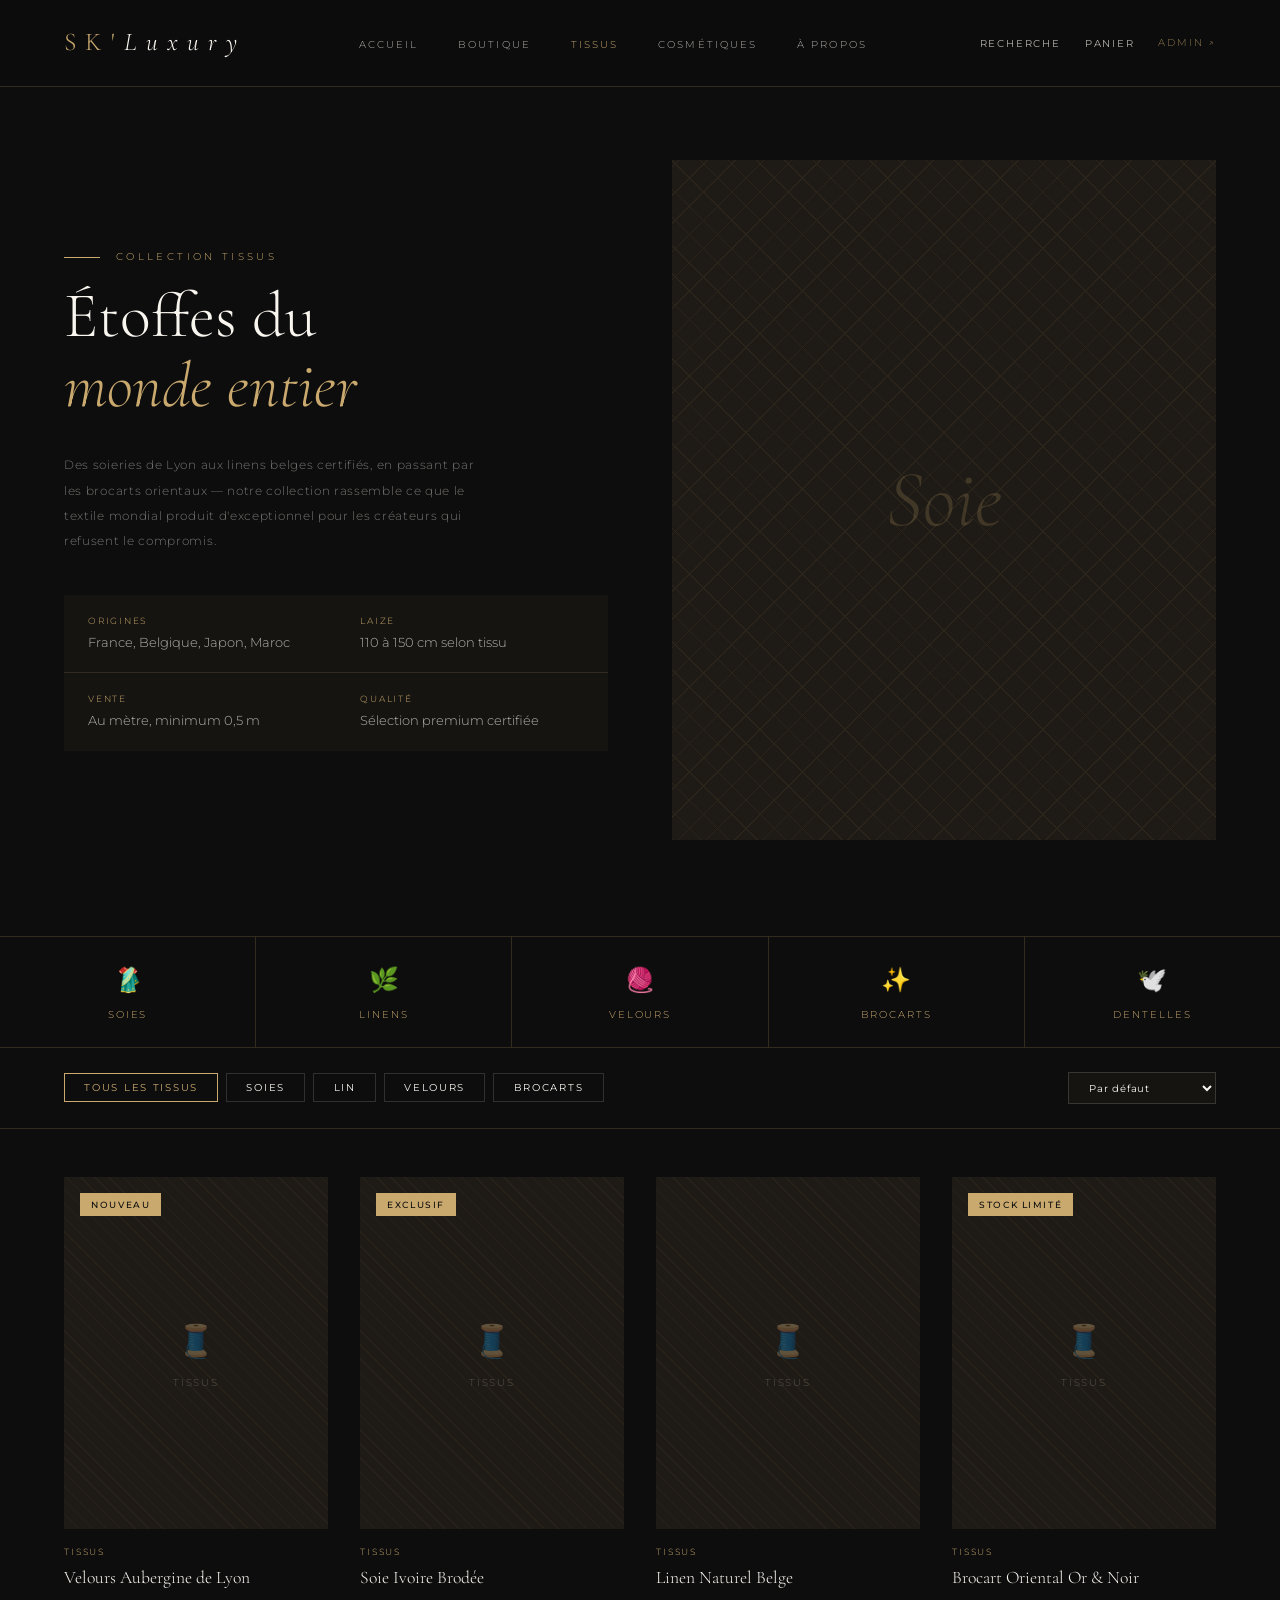
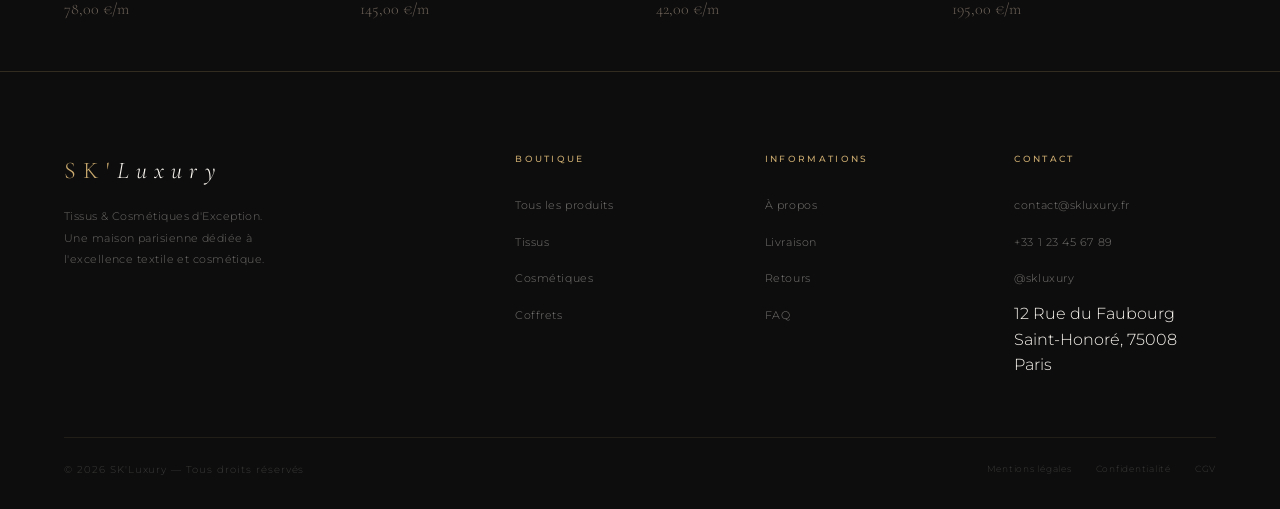
<file: pages/tissus.html>
<!DOCTYPE html>
<html lang="fr">
<head>
  <meta charset="UTF-8" />
  <meta name="viewport" content="width=device-width, initial-scale=1.0" />
  <title>Tissus — SK'Luxury</title>
  <link rel="stylesheet" href="../css/style.css" />
  <style>
    .tissus-hero {
      padding: 10rem 4rem 6rem;
      display: grid; grid-template-columns: 1fr 1fr; gap: 4rem; align-items: center;
    }
    .tissus-visual {
      aspect-ratio: 4/5; background: var(--noir3); position: relative; overflow: hidden;
      display: flex; align-items: center; justify-content: center;
    }
    .tissus-visual-pattern {
      position: absolute; inset: 0; opacity: 0.07;
      background-image: repeating-linear-gradient(45deg, var(--gold) 0px, var(--gold) 1px, transparent 1px, transparent 20px),
                        repeating-linear-gradient(-45deg, var(--gold) 0px, var(--gold) 1px, transparent 1px, transparent 20px);
    }
    .tissus-visual-text {
      font-family: 'Cormorant Garamond', serif;
      font-size: 5rem; font-style: italic; font-weight: 300; color: var(--gold); opacity: 0.2; position: relative; z-index: 1;
    }
    .specs-grid {
      display: grid; grid-template-columns: 1fr 1fr; gap: 0.5px;
      background: var(--border); margin-top: 2rem;
    }
    .spec-item { background: var(--noir2); padding: 1.2rem 1.5rem; }
    .spec-label { font-size: 0.55rem; letter-spacing: 0.2em; text-transform: uppercase; color: var(--gold); margin-bottom: 0.3rem; }
    .spec-val { font-size: 0.8rem; color: rgba(249,245,239,0.7); }
    .materials-bar {
      display: flex; gap: 0; border-top: 0.5px solid var(--border); border-bottom: 0.5px solid var(--border);
    }
    .material-tag {
      flex: 1; padding: 1.5rem; text-align: center;
      border-right: 0.5px solid var(--border); transition: background var(--transition);
    }
    .material-tag:last-child { border-right: none; }
    .material-tag:hover { background: var(--noir3); }
    .material-icon { font-size: 1.5rem; margin-bottom: 0.5rem; }
    .material-name { font-size: 0.6rem; letter-spacing: 0.2em; text-transform: uppercase; color: var(--gold); }
    @media (max-width: 768px) {
      .tissus-hero { grid-template-columns: 1fr; padding: 8rem 1.5rem 3rem; }
      .tissus-visual { display: none; }
      .materials-bar { flex-wrap: wrap; }
      .material-tag { flex: 1 1 50%; }
    }
  </style>
</head>
<body>
  <div class="page-loader" id="page-loader"><div class="loader-logo">SK'<span style="font-style:italic;color:var(--creme)">Luxury</span></div></div>
  <nav class="nav-main" id="main-nav"></nav>
  <div id="cart-overlay" class="cart-overlay"></div>
  <aside id="cart-sidebar"></aside>
  <div id="toast-container"></div>

  <section class="tissus-hero">
    <div>
      <p class="section-eyebrow">Collection Tissus</p>
      <h1 class="section-title" style="font-size:clamp(2.5rem,5vw,4.5rem);margin-bottom:2rem">
        Étoffes du<br><em>monde entier</em>
      </h1>
      <p style="font-size:0.72rem;letter-spacing:0.06em;line-height:2.2;color:rgba(249,245,239,0.45);max-width:420px;margin-bottom:2.5rem">
        Des soieries de Lyon aux linens belges certifiés, en passant par les brocarts orientaux — notre collection rassemble ce que le textile mondial produit d'exceptionnel pour les créateurs qui refusent le compromis.
      </p>
      <div class="specs-grid">
        <div class="spec-item"><div class="spec-label">Origines</div><div class="spec-val">France, Belgique, Japon, Maroc</div></div>
        <div class="spec-item"><div class="spec-label">Laize</div><div class="spec-val">110 à 150 cm selon tissu</div></div>
        <div class="spec-item"><div class="spec-label">Vente</div><div class="spec-val">Au mètre, minimum 0,5 m</div></div>
        <div class="spec-item"><div class="spec-label">Qualité</div><div class="spec-val">Sélection premium certifiée</div></div>
      </div>
    </div>
    <div class="tissus-visual">
      <div class="tissus-visual-pattern"></div>
      <div class="tissus-visual-text">Soie</div>
    </div>
  </section>

  <div class="materials-bar">
    <div class="material-tag"><div class="material-icon">🥻</div><div class="material-name">Soies</div></div>
    <div class="material-tag"><div class="material-icon">🌿</div><div class="material-name">Linens</div></div>
    <div class="material-tag"><div class="material-icon">🧶</div><div class="material-name">Velours</div></div>
    <div class="material-tag"><div class="material-icon">✨</div><div class="material-name">Brocarts</div></div>
    <div class="material-tag"><div class="material-icon">🕊️</div><div class="material-name">Dentelles</div></div>
  </div>

  <div class="filter-bar" style="margin-top:0">
    <div class="filter-tabs">
      <button class="filter-tab active" data-tag="all">Tous les tissus</button>
      <button class="filter-tab" data-tag="soie">Soies</button>
      <button class="filter-tab" data-tag="lin">Lin</button>
      <button class="filter-tab" data-tag="velours">Velours</button>
      <button class="filter-tab" data-tag="brocart">Brocarts</button>
    </div>
    <div class="filter-right">
      <select class="filter-sort" id="sort-select">
        <option value="default">Par défaut</option>
        <option value="price-asc">Prix croissant</option>
        <option value="price-desc">Prix décroissant</option>
      </select>
    </div>
  </div>

  <div class="product-grid" id="product-grid"></div>

  <footer id="main-footer"></footer>

  <script src="../js/database.js"></script>
  <script src="../js/app.js"></script>
  <script>
    App.goToProduct = id => { window.location.href = `produit.html?id=${id}`; };

    let currentTag = 'all';
    let currentSort = 'default';

    function getFiltered() {
      let products = SKLUXURY_DB.getProductsByCategory('tissus');
      if (currentTag !== 'all') products = products.filter(p => p.tags && p.tags.includes(currentTag));
      if (currentSort === 'price-asc') products = [...products].sort((a,b) => a.price - b.price);
      if (currentSort === 'price-desc') products = [...products].sort((a,b) => b.price - a.price);
      return products;
    }

    document.addEventListener('DOMContentLoaded', () => {
      document.querySelectorAll('[data-tag]').forEach(btn => {
        btn.addEventListener('click', () => {
          currentTag = btn.dataset.tag;
          document.querySelectorAll('[data-tag]').forEach(b => b.classList.remove('active'));
          btn.classList.add('active');
          App.renderProductGrid(getFiltered(), 'product-grid');
        });
      });
      document.getElementById('sort-select').addEventListener('change', e => {
        currentSort = e.target.value;
        App.renderProductGrid(getFiltered(), 'product-grid');
      });
      App.renderProductGrid(getFiltered(), 'product-grid');
    });
  </script>
</body>
</html>
</file>
<file: css/style.css>
/* ============================================================
   SK'LUXURY — Feuille de styles globale
   ============================================================ */

@import url('https://fonts.googleapis.com/css2?family=Cormorant+Garamond:ital,wght@0,300;0,400;0,500;1,300;1,400&family=Montserrat:wght@300;400;500&display=swap');

:root {
  --gold:        #C9A96E;
  --gold-light:  #E8D5A3;
  --gold-dark:   #8A6A30;
  --noir:        #0D0D0D;
  --noir2:       #161410;
  --noir3:       #1E1A15;
  --creme:       #F9F5EF;
  --creme-dark:  #EDE7DC;
  --muted:       #6B6057;
  --border:      rgba(201,169,110,0.2);
  --shadow:      0 20px 60px rgba(13,13,13,0.4);
  --radius:      2px;
  --transition:  0.3s ease;
}

*, *::before, *::after { box-sizing: border-box; margin: 0; padding: 0; }
html { scroll-behavior: smooth; }
body {
  font-family: 'Montserrat', sans-serif;
  font-weight: 300;
  background: var(--noir);
  color: var(--creme);
  overflow-x: hidden;
  line-height: 1.6;
}
img { max-width: 100%; display: block; }
a { color: inherit; text-decoration: none; }
button { font-family: 'Montserrat', sans-serif; cursor: pointer; }
input, select, textarea { font-family: 'Montserrat', sans-serif; }

.font-serif { font-family: 'Cormorant Garamond', serif; }
h1,h2,h3,h4 { font-family: 'Cormorant Garamond', serif; font-weight: 300; }

/* ---- Navigation ---- */
.nav-main {
  position: fixed; top: 0; left: 0; right: 0; z-index: 1000;
  display: flex; align-items: center; justify-content: space-between;
  padding: 1.4rem 4rem;
  background: rgba(13,13,13,0.94);
  backdrop-filter: blur(16px);
  border-bottom: 0.5px solid var(--border);
  transition: padding var(--transition);
}
.nav-main.scrolled { padding: 1rem 4rem; }
.nav-logo {
  font-family: 'Cormorant Garamond', serif;
  font-size: 1.6rem; font-weight: 300;
  letter-spacing: 0.35em; color: var(--gold); white-space: nowrap;
}
.nav-logo span { font-style: italic; color: var(--creme); }
.nav-links { display: flex; gap: 2.5rem; list-style: none; }
.nav-links a {
  font-size: 0.65rem; letter-spacing: 0.2em; text-transform: uppercase;
  opacity: 0.7; transition: opacity var(--transition), color var(--transition);
}
.nav-links a:hover, .nav-links a.active { opacity: 1; color: var(--gold); }
.nav-actions { display: flex; gap: 1.5rem; align-items: center; }
.nav-actions a, .nav-actions button {
  background: none; border: none;
  font-size: 0.62rem; letter-spacing: 0.18em; text-transform: uppercase;
  color: var(--creme); opacity: 0.7;
  transition: opacity var(--transition), color var(--transition); position: relative;
}
.nav-actions a:hover, .nav-actions button:hover { opacity: 1; color: var(--gold); }
.cart-badge {
  position: absolute; top: -8px; right: -10px;
  background: var(--gold); color: var(--noir);
  font-size: 0.55rem; font-weight: 500;
  width: 16px; height: 16px; border-radius: 50%;
  display: flex; align-items: center; justify-content: center;
}

/* ---- Boutons ---- */
.btn {
  display: inline-flex; align-items: center; justify-content: center; gap: 0.5rem;
  padding: 0.9rem 2.2rem;
  font-size: 0.62rem; letter-spacing: 0.25em; text-transform: uppercase;
  font-weight: 400; transition: all var(--transition); border: none; cursor: pointer;
}
.btn-gold { background: var(--gold); color: var(--noir); }
.btn-gold:hover { background: var(--gold-light); transform: translateY(-1px); }
.btn-outline { background: transparent; color: var(--creme); border: 0.5px solid rgba(249,245,239,0.35); }
.btn-outline:hover { border-color: var(--gold); color: var(--gold); }
.btn-gold-outline { background: transparent; color: var(--gold); border: 0.5px solid var(--gold); }
.btn-gold-outline:hover { background: var(--gold); color: var(--noir); }
.btn-danger { background: #8B2020; color: #fff; }
.btn-danger:hover { background: #A02525; }
.btn-sm { padding: 0.55rem 1.2rem; font-size: 0.58rem; }

/* ---- Product cards ---- */
.product-card { position: relative; cursor: pointer; transition: transform var(--transition); }
.product-card:hover { transform: translateY(-4px); }
.product-card-img {
  aspect-ratio: 3/4; background: var(--noir3);
  position: relative; overflow: hidden; margin-bottom: 1rem;
}
.product-card-img img { width: 100%; height: 100%; object-fit: cover; transition: transform 0.5s ease; }
.product-card:hover .product-card-img img { transform: scale(1.04); }
.product-card-overlay {
  position: absolute; inset: 0; background: rgba(13,13,13,0);
  display: flex; align-items: center; justify-content: center;
  transition: background var(--transition);
}
.product-card:hover .product-card-overlay { background: rgba(13,13,13,0.55); }
.product-card-overlay .btn { opacity: 0; transform: translateY(10px); transition: opacity var(--transition), transform var(--transition); }
.product-card:hover .product-card-overlay .btn { opacity: 1; transform: translateY(0); }
.product-badge {
  position: absolute; top: 1rem; left: 1rem;
  background: var(--gold); color: var(--noir);
  font-size: 0.55rem; letter-spacing: 0.18em; text-transform: uppercase;
  padding: 0.3rem 0.7rem; font-weight: 500; z-index: 2;
}
.product-card-cat { font-size: 0.58rem; letter-spacing: 0.2em; text-transform: uppercase; color: var(--gold); margin-bottom: 0.3rem; }
.product-card-name { font-family: 'Cormorant Garamond', serif; font-size: 1.1rem; margin-bottom: 0.3rem; }
.product-card-price { font-family: 'Cormorant Garamond', serif; font-size: 1rem; color: var(--muted); }

/* ---- Section headers ---- */
.section-eyebrow {
  font-size: 0.6rem; letter-spacing: 0.35em; text-transform: uppercase;
  color: var(--gold); display: flex; align-items: center; gap: 1rem; margin-bottom: 1rem;
}
.section-eyebrow::before { content: ''; display: block; width: 36px; height: 0.5px; background: var(--gold); }
.section-title { font-family: 'Cormorant Garamond', serif; font-size: 2.8rem; font-weight: 300; line-height: 1.1; }
.section-title em { font-style: italic; color: var(--gold); }

/* ---- Marquee ---- */
.marquee-bar { background: var(--gold); padding: 0.75rem 0; overflow: hidden; white-space: nowrap; }
.marquee-track { display: inline-block; animation: marquee 22s linear infinite; }
.marquee-track span { font-size: 0.58rem; letter-spacing: 0.3em; text-transform: uppercase; color: var(--noir); font-weight: 500; margin: 0 2.5rem; }
@keyframes marquee { from { transform: translateX(0); } to { transform: translateX(-50%); } }

/* ---- Toast ---- */
#toast-container { position: fixed; bottom: 2rem; right: 2rem; z-index: 9999; display: flex; flex-direction: column; gap: 0.75rem; }
.toast {
  background: var(--noir3); border: 0.5px solid var(--border); color: var(--creme);
  padding: 1rem 1.5rem; min-width: 280px;
  display: flex; align-items: center; gap: 0.75rem;
  animation: slideIn 0.3s ease; font-size: 0.75rem; letter-spacing: 0.04em;
}
.toast.success { border-color: rgba(100,180,100,0.4); }
.toast.error { border-color: rgba(200,80,80,0.4); }
.toast-icon { font-size: 1rem; }
@keyframes slideIn { from { transform: translateX(100%); opacity: 0; } to { transform: translateX(0); opacity: 1; } }

/* ---- Cart sidebar ---- */
#cart-sidebar {
  position: fixed; top: 0; right: -440px; bottom: 0; width: 420px;
  background: var(--noir2); border-left: 0.5px solid var(--border);
  z-index: 2000; transition: right 0.4s ease;
  display: flex; flex-direction: column; overflow: hidden;
}
#cart-sidebar.open { right: 0; }
#cart-overlay { position: fixed; inset: 0; background: rgba(13,13,13,0.7); z-index: 1999; display: none; }
#cart-overlay.visible { display: block; }
.cart-header { padding: 1.5rem 2rem; border-bottom: 0.5px solid var(--border); display: flex; justify-content: space-between; align-items: center; }
.cart-header h3 { font-family: 'Cormorant Garamond', serif; font-size: 1.4rem; font-weight: 300; letter-spacing: 0.1em; }
.cart-close { background: none; border: none; color: var(--creme); font-size: 1.2rem; opacity: 0.6; transition: opacity var(--transition); }
.cart-close:hover { opacity: 1; }
.cart-items { flex: 1; overflow-y: auto; padding: 1.5rem 2rem; }
.cart-item { display: flex; gap: 1rem; padding: 1rem 0; border-bottom: 0.5px solid rgba(201,169,110,0.1); }
.cart-item-img { width: 70px; height: 90px; background: var(--noir3); flex-shrink: 0; overflow: hidden; }
.cart-item-info { flex: 1; }
.cart-item-name { font-family: 'Cormorant Garamond', serif; font-size: 1rem; margin-bottom: 0.25rem; }
.cart-item-cat { font-size: 0.58rem; letter-spacing: 0.15em; text-transform: uppercase; color: var(--gold); margin-bottom: 0.5rem; }
.cart-item-controls { display: flex; align-items: center; gap: 0.5rem; margin-top: 0.5rem; }
.qty-btn { background: none; border: 0.5px solid var(--border); color: var(--creme); width: 24px; height: 24px; font-size: 0.8rem; display: flex; align-items: center; justify-content: center; transition: border-color var(--transition); }
.qty-btn:hover { border-color: var(--gold); color: var(--gold); }
.qty-val { font-size: 0.8rem; min-width: 24px; text-align: center; }
.cart-item-price { font-family: 'Cormorant Garamond', serif; font-size: 1rem; color: var(--gold); white-space: nowrap; }
.cart-remove { background: none; border: none; color: var(--muted); font-size: 0.85rem; margin-left: auto; transition: color var(--transition); }
.cart-remove:hover { color: #c05050; }
.cart-footer { padding: 1.5rem 2rem; border-top: 0.5px solid var(--border); }
.cart-subtotal { display: flex; justify-content: space-between; margin-bottom: 0.5rem; font-size: 0.72rem; letter-spacing: 0.08em; }
.cart-subtotal .price { font-family: 'Cormorant Garamond', serif; font-size: 1.1rem; color: var(--gold); }
.cart-shipping-note { font-size: 0.62rem; color: var(--muted); margin-bottom: 1.25rem; letter-spacing: 0.05em; }

/* ---- Loader ---- */
.page-loader { position: fixed; inset: 0; background: var(--noir); z-index: 9999; display: flex; flex-direction: column; align-items: center; justify-content: center; transition: opacity 0.5s ease; }
.loader-logo { font-family: 'Cormorant Garamond', serif; font-size: 2rem; letter-spacing: 0.5em; color: var(--gold); animation: pulse 1.5s ease-in-out infinite; }
@keyframes pulse { 0%,100% { opacity: 0.4; } 50% { opacity: 1; } }

/* ---- Footer ---- */
.footer-main { padding: 5rem 4rem 2rem; border-top: 0.5px solid var(--border); }
.footer-grid { display: grid; grid-template-columns: 2fr 1fr 1fr 1fr; gap: 3rem; margin-bottom: 3rem; }
.footer-logo { font-family: 'Cormorant Garamond', serif; font-size: 1.5rem; letter-spacing: 0.3em; color: var(--gold); display: block; margin-bottom: 1rem; }
.footer-logo span { font-style: italic; color: var(--creme); }
.footer-desc { font-size: 0.7rem; color: rgba(249,245,239,0.4); line-height: 1.9; letter-spacing: 0.04em; max-width: 240px; }
.footer-col h4 { font-size: 0.58rem; letter-spacing: 0.25em; text-transform: uppercase; color: var(--gold); margin-bottom: 1.5rem; font-weight: 500; font-family: 'Montserrat', sans-serif; }
.footer-col ul { list-style: none; }
.footer-col ul li { margin-bottom: 0.7rem; }
.footer-col ul li a { font-size: 0.68rem; letter-spacing: 0.05em; color: rgba(249,245,239,0.45); transition: color var(--transition); }
.footer-col ul li a:hover { color: var(--gold); }
.footer-bottom { border-top: 0.5px solid rgba(201,169,110,0.1); padding-top: 1.5rem; display: flex; justify-content: space-between; align-items: center; }
.footer-copy { font-size: 0.6rem; color: rgba(249,245,239,0.2); letter-spacing: 0.1em; }
.footer-legal-links { display: flex; gap: 1.5rem; }
.footer-legal-links a { font-size: 0.58rem; color: rgba(249,245,239,0.2); letter-spacing: 0.08em; transition: color var(--transition); }
.footer-legal-links a:hover { color: var(--gold); }

/* ---- Img placeholder ---- */
.img-placeholder { width: 100%; height: 100%; display: flex; flex-direction: column; align-items: center; justify-content: center; gap: 0.5rem; background: var(--noir3); position: relative; overflow: hidden; }
.img-placeholder::before { content: ''; position: absolute; inset: 0; background: repeating-linear-gradient(45deg, rgba(201,169,110,0.05) 0px, rgba(201,169,110,0.05) 1px, transparent 1px, transparent 10px); }
.img-placeholder .icon { font-size: 2rem; opacity: 0.3; position: relative; }
.img-placeholder .label { font-size: 0.6rem; letter-spacing: 0.2em; text-transform: uppercase; opacity: 0.25; position: relative; }

/* ---- Page header ---- */
.page-header { padding: 10rem 4rem 5rem; text-align: center; position: relative; }
.page-header::after { content: ''; position: absolute; bottom: 0; left: 50%; transform: translateX(-50%); width: 1px; height: 60px; background: linear-gradient(to bottom, var(--gold), transparent); }
.page-header-eyebrow { font-size: 0.6rem; letter-spacing: 0.4em; text-transform: uppercase; color: var(--gold); margin-bottom: 1.5rem; }
.page-header-title { font-family: 'Cormorant Garamond', serif; font-size: 4rem; font-weight: 300; line-height: 1; }
.page-header-title em { font-style: italic; color: var(--gold); }
.page-header-sub { margin-top: 1.5rem; font-size: 0.72rem; letter-spacing: 0.1em; color: rgba(249,245,239,0.45); max-width: 500px; margin-left: auto; margin-right: auto; }

/* ---- Filter bar ---- */
.filter-bar { display: flex; align-items: center; justify-content: space-between; padding: 1.5rem 4rem; border-bottom: 0.5px solid var(--border); gap: 1rem; flex-wrap: wrap; }
.filter-tabs { display: flex; gap: 0.5rem; flex-wrap: wrap; }
.filter-tab { background: none; border: 0.5px solid rgba(249,245,239,0.15); color: var(--creme); padding: 0.5rem 1.2rem; font-size: 0.6rem; letter-spacing: 0.18em; text-transform: uppercase; transition: all var(--transition); }
.filter-tab:hover, .filter-tab.active { border-color: var(--gold); color: var(--gold); }
.filter-right { display: flex; gap: 1rem; align-items: center; }
.filter-search { background: none; border: 0.5px solid rgba(249,245,239,0.15); color: var(--creme); padding: 0.5rem 1rem; font-size: 0.65rem; letter-spacing: 0.08em; width: 200px; outline: none; transition: border-color var(--transition); }
.filter-search::placeholder { color: rgba(249,245,239,0.3); }
.filter-search:focus { border-color: var(--gold); }
.filter-sort { background: var(--noir2); border: 0.5px solid rgba(249,245,239,0.15); color: var(--creme); padding: 0.5rem 1rem; font-size: 0.62rem; letter-spacing: 0.08em; outline: none; }

/* ---- Product grid ---- */
.product-grid { display: grid; grid-template-columns: repeat(auto-fill, minmax(240px, 1fr)); gap: 2rem; padding: 3rem 4rem; }

/* ---- Responsive ---- */
@media (max-width: 1100px) { .nav-main { padding: 1.2rem 2rem; } .nav-links { gap: 1.5rem; } }
@media (max-width: 768px) {
  .nav-links { display: none; }
  .footer-grid { grid-template-columns: 1fr 1fr; }
  .product-grid { padding: 2rem 1.5rem; grid-template-columns: repeat(auto-fill, minmax(160px, 1fr)); gap: 1rem; }
  .page-header { padding: 8rem 1.5rem 4rem; }
  .page-header-title { font-size: 2.8rem; }
  .filter-bar { padding: 1rem 1.5rem; }
  .footer-main { padding: 3rem 1.5rem 2rem; }
}
</file>
